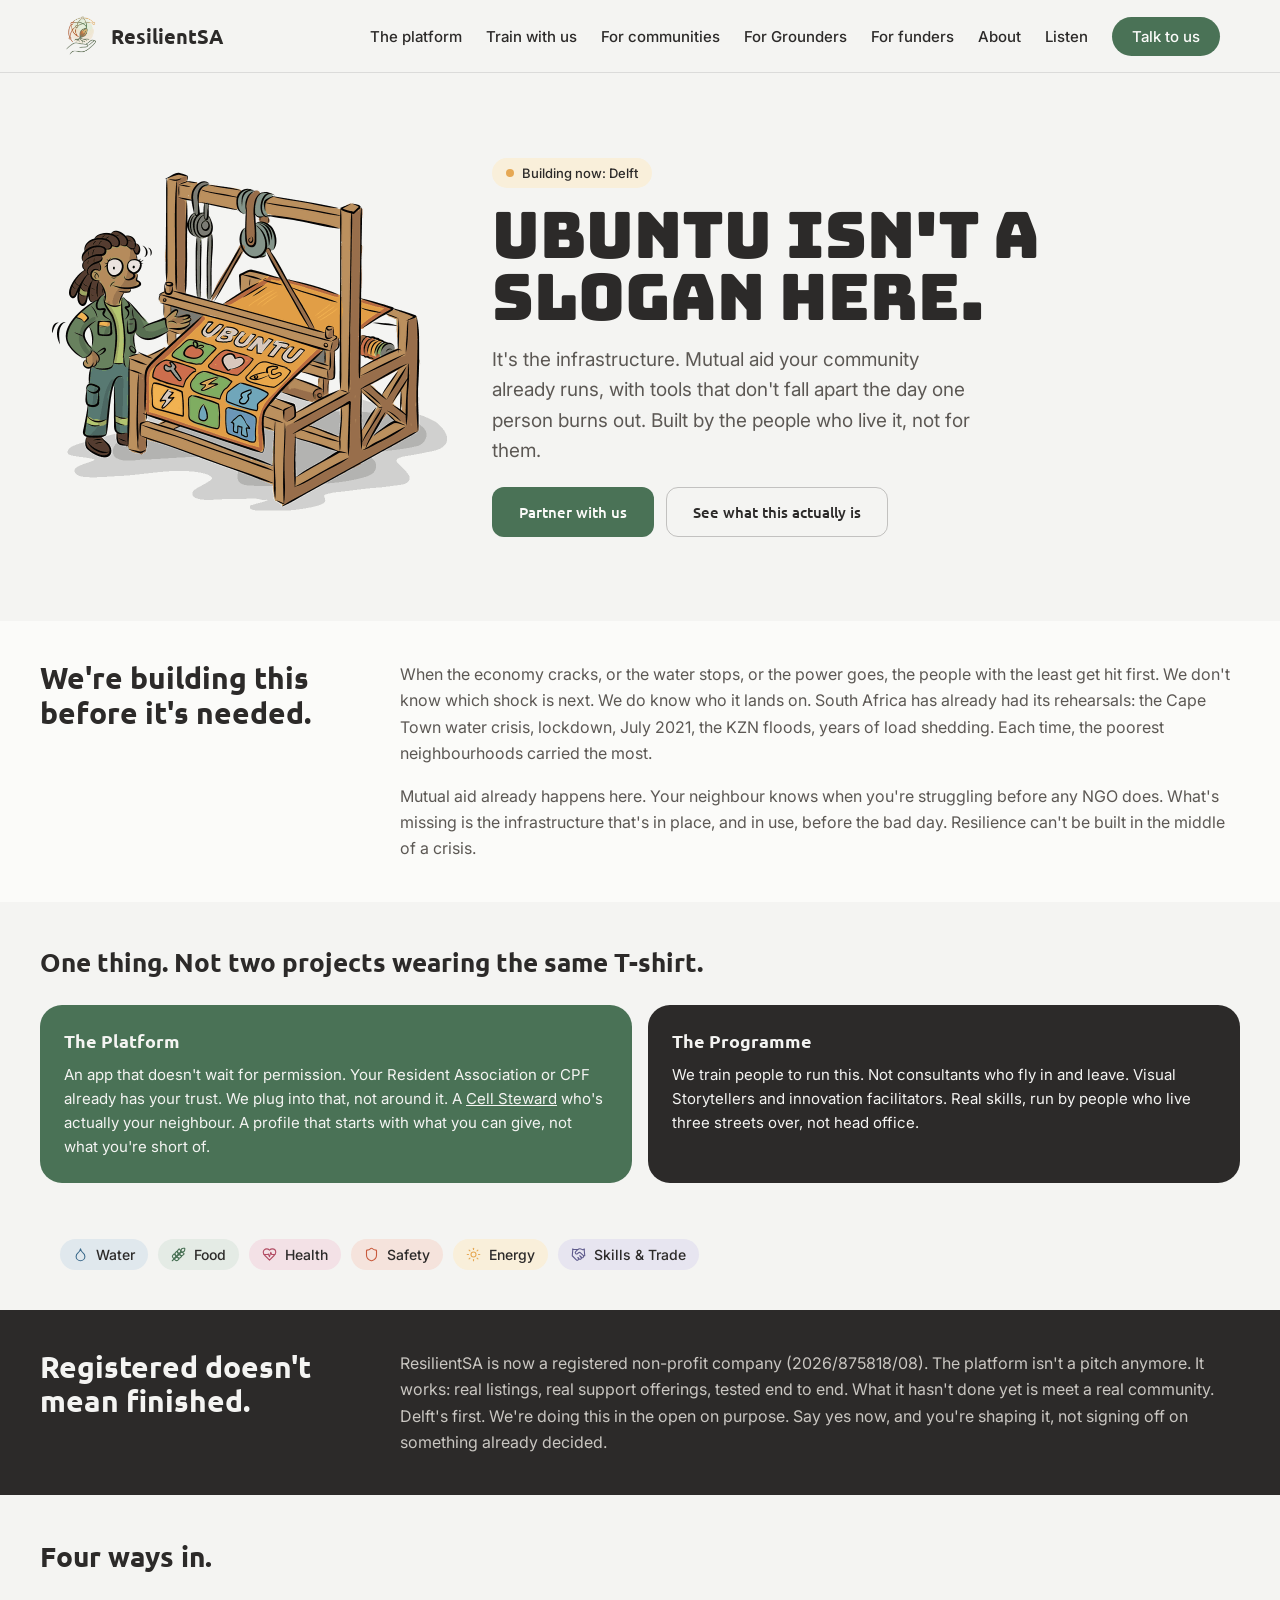
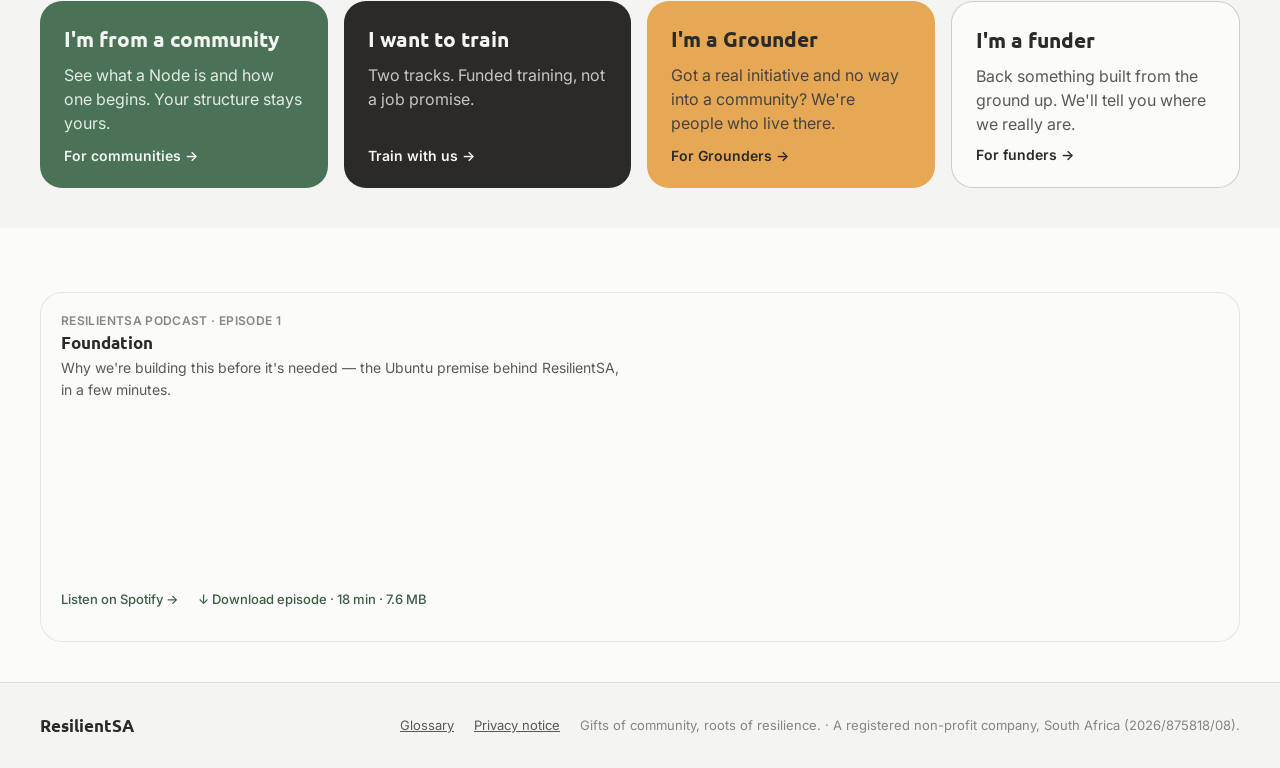
<file: index.html>
<!doctype html>
<html lang="en">
<head>
<meta charset="utf-8">
<meta name="viewport" content="width=device-width, initial-scale=1">
<title>ResilientSA: Home</title>
<meta name="description" content="ResilientSA: an Ubuntu-rooted mutual-aid platform and training programme for South African communities. Still being built, in the open.">
<link rel="icon" type="image/png" sizes="32x32" href="assets/favicon-32.png">
<link rel="icon" type="image/png" sizes="64x64" href="assets/favicon-64.png">
<link rel="stylesheet" href="https://fonts.googleapis.com/css2?family=Ubuntu:wght@500;700&family=Inter:wght@400;500;600&family=Bungee&display=swap">
<link rel="stylesheet" href="assets/styles.css">
</head>
<body>
<nav class="nav">
  <input type="checkbox" id="nav-check">
  <div class="nav-row">
    <a href="index.html" class="nav-logo"><img src="assets/logo-mark.png" alt="">ResilientSA</a>
    <div class="nav-links">
      <a href="platform.html">The platform</a>
      <a href="train.html">Train with us</a>
      <a href="communities.html">For communities</a>
      <a href="grounders.html">For Grounders</a>
      <a href="funders.html">For funders</a>
      <a href="about.html">About</a>
      <a href="listen.html">Listen</a>
      <a href="contact.html" class="nav-cta">Talk to us</a>
    </div>
    <label for="nav-check" class="nav-toggle-label nav-toggle-open">
      <span class="nav-toggle" aria-label="Open menu"></span>
    </label>
  </div>
  <div class="nav-mobile">
      <a href="platform.html">The platform</a>
      <a href="train.html">Train with us</a>
      <a href="communities.html">For communities</a>
      <a href="grounders.html">For Grounders</a>
      <a href="funders.html">For funders</a>
      <a href="about.html">About</a>
    <a href="listen.html">Listen</a>
    <a href="contact.html" class="cta">Talk to us</a>
  </div>
</nav>

<header class="hero">
  <div class="hero-inner">
    <div class="hero-art"><img src="assets/home-hero.png" alt="An illustration of a person weaving the word Ubuntu into a large loom, with icons for water, food, health, safety, energy and skills and trade woven into the fabric." style="width:100%;height:auto;"></div>
    <div>
      <span class="hero-badge" style="background:var(--clay-tint);"><span class="dot" style="background:var(--clay);"></span>Building now: Delft</span>
      <h1>Ubuntu isn't a slogan here.</h1>
      <p class="lede">It's the infrastructure. Mutual aid your community already runs, with tools that don't fall apart the day one person burns out. Built by the people who live it, not for them.</p>
      <div class="hero-ctas"><a href="#paths" class="btn btn-primary">Partner with us</a><a href="#why" class="btn btn-ghost">See what this actually is</a></div>
    </div>
  </div>
</header>
<section class="block raised" id="why">
  <div class="block-inner split">
    <div class="col-title"><h2>We're building this before it's needed.</h2></div>
    <div class="col-body">
      <p>When the economy cracks, or the water stops, or the power goes, the people with the least get hit first. We don't know which shock is next. We do know who it lands on. South Africa has already had its rehearsals: the Cape Town water crisis, lockdown, July 2021, the KZN floods, years of load shedding. Each time, the poorest neighbourhoods carried the most.</p>
      <p>Mutual aid already happens here. Your neighbour knows when you're struggling before any NGO does. What's missing is the infrastructure that's in place, and in use, before the bad day. Resilience can't be built in the middle of a crisis.</p>
    </div>
  </div>
</section>
<section class="block">
  <div class="block-inner">
    <h2 style="font-size:26px;">One thing. Not two projects wearing the same T-shirt.</h2>
    <div class="cards"><div class="card bg-aloe"><div class="card-title">The Platform</div><p>An app that doesn't wait for permission. Your Resident Association or CPF already has your trust. We plug into that, not around it. A <a href="glossary.html#cell-steward" style="color:inherit;text-decoration:underline;">Cell Steward</a> who's actually your neighbour. A profile that starts with what you can give, not what you're short of.</p></div><div class="card bg-ink"><div class="card-title">The Programme</div><p>We train people to run this. Not consultants who fly in and leave. Visual Storytellers and innovation facilitators. Real skills, run by people who live three streets over, not head office.</p></div></div>
    
  </div>
</section>
<div class="block-inner" style="padding:0 var(--space-5) var(--space-10);">
  <div class="pillars">
    <span class="pillar" style="background:var(--rain-tint);"><svg class="pillar-icon" style="color:var(--rain);" viewBox="0 0 24 24" fill="none" stroke="currentColor" stroke-width="1.75" stroke-linecap="round" stroke-linejoin="round" aria-hidden="true"><path d="M12 22a7 7 0 0 0 7-7c0-2-1-3.9-3-5.5s-3.5-4-4-6.5c-.5 2.5-2 4.9-4 6.5C6 11.1 5 13 5 15a7 7 0 0 0 7 7z"/></svg>Water</span>
    <span class="pillar" style="background:var(--aloe-tint);"><svg class="pillar-icon" style="color:var(--aloe);" viewBox="0 0 24 24" fill="none" stroke="currentColor" stroke-width="1.75" stroke-linecap="round" stroke-linejoin="round" aria-hidden="true"><path d="M2 22 16 8"/><path d="M3.47 12.53 5 11l1.53 1.53a3.5 3.5 0 0 1 0 4.94L5 19l-1.53-1.53a3.5 3.5 0 0 1 0-4.94Z"/><path d="M7.47 8.53 9 7l1.53 1.53a3.5 3.5 0 0 1 0 4.94L9 15l-1.53-1.53a3.5 3.5 0 0 1 0-4.94Z"/><path d="M11.47 4.53 13 3l1.53 1.53a3.5 3.5 0 0 1 0 4.94L13 11l-1.53-1.53a3.5 3.5 0 0 1 0-4.94Z"/><path d="M20 2h2v2a4 4 0 0 1-4 4h-2V6a4 4 0 0 1 4-4Z"/><path d="M11.47 17.47 13 19l-1.53 1.53a3.5 3.5 0 0 1-4.94 0L5 19l1.53-1.53a3.5 3.5 0 0 1 4.94 0Z"/><path d="M15.47 13.47 17 15l-1.53 1.53a3.5 3.5 0 0 1-4.94 0L9 15l1.53-1.53a3.5 3.5 0 0 1 4.94 0Z"/><path d="M19.47 9.47 21 11l-1.53 1.53a3.5 3.5 0 0 1-4.94 0L13 11l1.53-1.53a3.5 3.5 0 0 1 4.94 0Z"/></svg>Food</span>
    <span class="pillar" style="background:var(--protea-tint);"><svg class="pillar-icon" style="color:var(--protea);" viewBox="0 0 24 24" fill="none" stroke="currentColor" stroke-width="1.75" stroke-linecap="round" stroke-linejoin="round" aria-hidden="true"><path d="M19 14c1.49-1.46 3-3.21 3-5.5A5.5 5.5 0 0 0 16.5 3c-1.76 0-3 .5-4.5 2-1.5-1.5-2.74-2-4.5-2A5.5 5.5 0 0 0 2 8.5c0 2.3 1.5 4.05 3 5.5l7 7Z"/><path d="M3.22 12H9.5l.5-1 2 4.5 2-7 1.5 3.5h5.27"/></svg>Health</span>
    <span class="pillar" style="background:var(--ochre-tint);"><svg class="pillar-icon" style="color:var(--ochre);" viewBox="0 0 24 24" fill="none" stroke="currentColor" stroke-width="1.75" stroke-linecap="round" stroke-linejoin="round" aria-hidden="true"><path d="M20 13c0 5-3.5 7.5-7.66 8.95a1 1 0 0 1-.67-.01C7.5 20.5 4 18 4 13V6a1 1 0 0 1 1-1c2 0 4.5-1.2 6.24-2.72a1.17 1.17 0 0 1 1.52 0C14.51 3.81 17 5 19 5a1 1 0 0 1 1 1z"/></svg>Safety</span>
    <span class="pillar" style="background:var(--clay-tint);"><svg class="pillar-icon" style="color:var(--clay);" viewBox="0 0 24 24" fill="none" stroke="currentColor" stroke-width="1.75" stroke-linecap="round" stroke-linejoin="round" aria-hidden="true"><circle cx="12" cy="12" r="4"/><path d="M12 2v2"/><path d="M12 20v2"/><path d="m4.93 4.93 1.41 1.41"/><path d="m17.66 17.66 1.41 1.41"/><path d="M2 12h2"/><path d="M20 12h2"/><path d="m6.34 17.66-1.41 1.41"/><path d="m19.07 4.93-1.41 1.41"/></svg>Energy</span>
    <span class="pillar" style="background:var(--indigo-tint);"><svg class="pillar-icon" style="color:var(--indigo);" viewBox="0 0 24 24" fill="none" stroke="currentColor" stroke-width="1.75" stroke-linecap="round" stroke-linejoin="round" aria-hidden="true"><path d="m11 17 2 2a1 1 0 1 0 3-3"/><path d="m14 14 2.5 2.5a1 1 0 1 0 3-3l-3.88-3.88a3 3 0 0 0-4.24 0l-.88.88a1 1 0 1 1-3-3l2.81-2.81a5.79 5.79 0 0 1 7.06-.87l.47.28a2 2 0 0 0 1.42.25L21 4"/><path d="m21 3 1 11h-2"/><path d="M3 3 2 14l6.5 6.5a1 1 0 1 0 3-3"/><path d="M3 4h8"/></svg>Skills &amp; Trade</span>
  </div>
</div>
<section class="block dark" id="status">
  <div class="block-inner split">
    <div class="col-title"><h2>Registered doesn't mean finished.</h2></div>
    <div class="col-body"><p>ResilientSA is now a registered non-profit company (2026/875818/08). The platform isn't a pitch anymore. It works: real listings, real support offerings, tested end to end. What it hasn't done yet is meet a real community. Delft's first. We're doing this in the open on purpose. Say yes now, and you're shaping it, not signing off on something already decided.</p></div>
  </div>
</section>
<section class="block" id="paths">
  <div class="block-inner">
    <h2 style="font-size:28px;">Four ways in.</h2>
    <div class="paths">
      <a href="communities.html" class="path-card" style="background:var(--aloe);color:var(--canvas);">
        <div class="title">I'm from a community</div>
        <p style="color:var(--aloe-tint);">See what a Node is and how one begins. Your structure stays yours.</p>
        <div class="cta">For communities &rarr;</div>
      </a>
      <a href="train.html" class="path-card" style="background:var(--bark-900);color:var(--canvas);">
        <div class="title">I want to train</div>
        <p style="color:var(--bark-200);">Two tracks. Funded training, not a job promise.</p>
        <div class="cta">Train with us &rarr;</div>
      </a>
      <a href="grounders.html" class="path-card" style="background:var(--clay);color:var(--bark-900);">
        <div class="title">I'm a Grounder</div>
        <p style="color:var(--bark-700);">Got a real initiative and no way into a community? We're people who live there.</p>
        <div class="cta">For Grounders &rarr;</div>
      </a>
      <a href="funders.html" class="path-card" style="background:var(--canvas-raised);border:1px solid rgba(44,42,41,0.22);color:var(--bark-900);">
        <div class="title">I'm a funder</div>
        <p style="color:var(--bark-600);">Back something built from the ground up. We'll tell you where we really are.</p>
        <div class="cta">For funders &rarr;</div>
      </a>
    </div>
  </div>
</section>

<section class="block raised">
  <div class="block-inner">
    <div class="podcast-embed">
      <div class="podcast-embed-head">
        <span class="podcast-embed-eyebrow">ResilientSA Podcast · Episode 1</span>
        <div class="podcast-embed-title">Foundation</div>
        <p class="podcast-embed-desc">Why we're building this before it's needed — the Ubuntu premise behind ResilientSA, in a few minutes.</p>
      </div>
      <iframe src="https://open.spotify.com/embed/episode/5dVP8oJdYFa55w2SMGtXLU?utm_source=generator" height="152" allow="autoplay; clipboard-write; encrypted-media; fullscreen; picture-in-picture" loading="lazy"></iframe>
      <div class="podcast-embed-actions"><a class="podcast-embed-fallback" href="listen.html">Listen on Spotify &rarr;</a><a class="podcast-embed-download" href="assets/audio/resilientsa-s1-e1.mp3" download>&darr; Download episode &middot; 18 min &middot; 7.6 MB</a></div>
    </div>
  </div>
</section>

<footer class="site">
  <div class="footer-inner">
    <div class="footer-brand">ResilientSA</div>
    <div class="footer-links">
      <a href="glossary.html">Glossary</a>
      <a href="privacy.html">Privacy notice</a>
      <span>Gifts of community, roots of resilience. &middot; A registered non-profit company, South Africa (2026/875818/08).</span>
    </div>
  </div>
</footer>

</body>
</html>
</file>
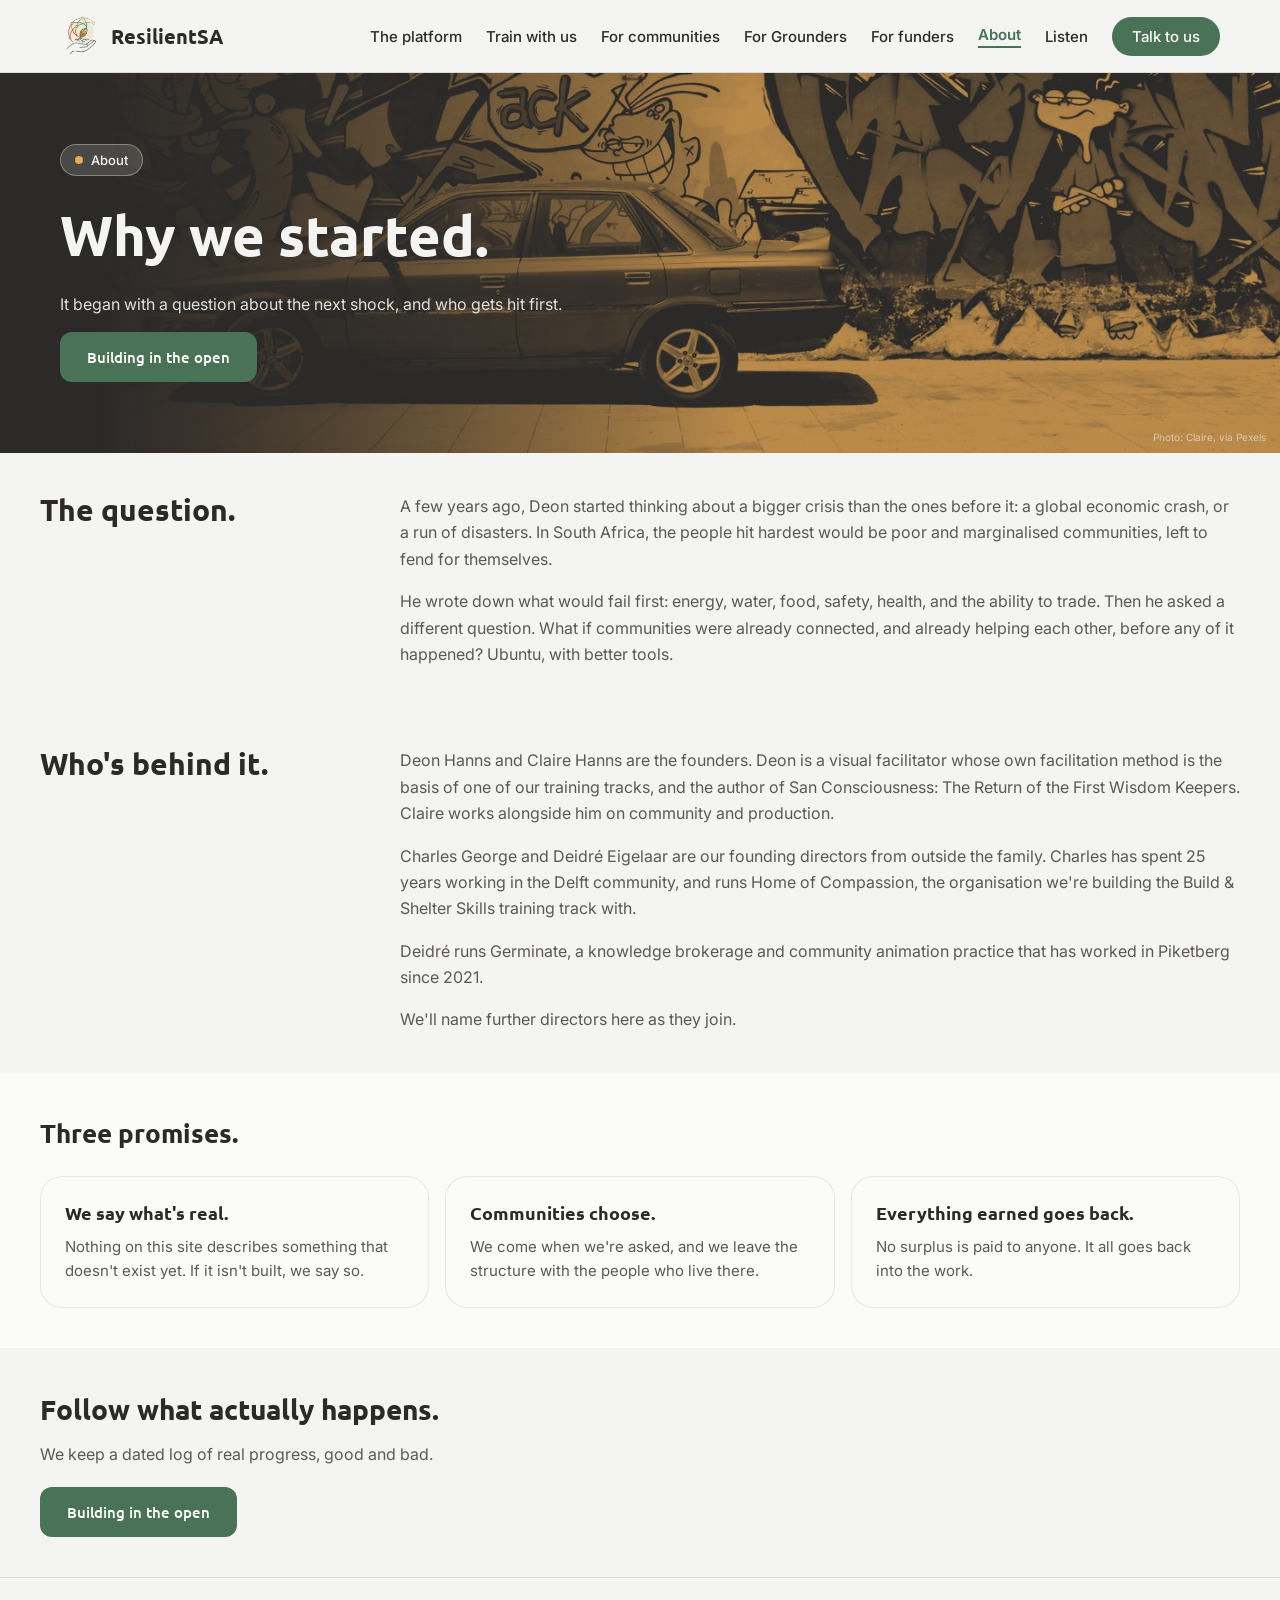
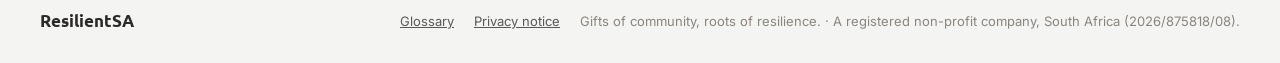
<file: about.html>
<!doctype html>
<html lang="en">
<head>
<meta charset="utf-8">
<meta name="viewport" content="width=device-width, initial-scale=1">
<title>ResilientSA: About</title>
<meta name="description" content="ResilientSA: an Ubuntu-rooted mutual-aid platform and training programme for South African communities. Still being built, in the open.">
<link rel="icon" type="image/png" sizes="32x32" href="assets/favicon-32.png">
<link rel="icon" type="image/png" sizes="64x64" href="assets/favicon-64.png">
<link rel="stylesheet" href="https://fonts.googleapis.com/css2?family=Ubuntu:wght@500;700&family=Inter:wght@400;500;600&family=Bungee&display=swap">
<link rel="stylesheet" href="assets/styles.css">
</head>
<body>
<nav class="nav">
  <input type="checkbox" id="nav-check">
  <div class="nav-row">
    <a href="index.html" class="nav-logo"><img src="assets/logo-mark.png" alt="">ResilientSA</a>
    <div class="nav-links">
      <a href="platform.html">The platform</a>
      <a href="train.html">Train with us</a>
      <a href="communities.html">For communities</a>
      <a href="grounders.html">For Grounders</a>
      <a href="funders.html">For funders</a>
      <a href="about.html" class="active">About</a>
      <a href="listen.html">Listen</a>
      <a href="contact.html" class="nav-cta">Talk to us</a>
    </div>
    <label for="nav-check" class="nav-toggle-label nav-toggle-open">
      <span class="nav-toggle" aria-label="Open menu"></span>
    </label>
  </div>
  <div class="nav-mobile">
      <a href="platform.html">The platform</a>
      <a href="train.html">Train with us</a>
      <a href="communities.html">For communities</a>
      <a href="grounders.html">For Grounders</a>
      <a href="funders.html">For funders</a>
      <a href="about.html" class="active">About</a>
    <a href="listen.html">Listen</a>
    <a href="contact.html" class="cta">Talk to us</a>
  </div>
</nav>

<header class="photo-hero">
  <img src="assets/about-hero.jpg" alt="A car parked in front of a graffiti-covered wall on a Cape Town street.">
  <div class="photo-hero-content">
    <span class="hero-badge" style="background:rgba(244,244,242,0.15);border:1px solid rgba(244,244,242,0.35);color:var(--canvas);"><span class="dot" style="background:var(--clay);"></span>About</span>
    <h1>Why we started.</h1>
    <p class="lede">It began with a question about the next shock, and who gets hit first.</p>
    <div class="hero-ctas">
      <a href="progress.html" class="btn btn-primary">Building in the open</a>
      <a href="contact.html" class="btn btn-ghost">Talk to us</a>
    </div>
  </div>
  <div class="photo-credit">Photo: Claire, via Pexels</div>
</header>
<section class="block">
  <div class="block-inner split">
    <div class="col-title"><h2>The question.</h2></div>
    <div class="col-body"><p>A few years ago, Deon started thinking about a bigger crisis than the ones before it: a global economic crash, or a run of disasters. In South Africa, the people hit hardest would be poor and marginalised communities, left to fend for themselves.</p><p>He wrote down what would fail first: energy, water, food, safety, health, and the ability to trade. Then he asked a different question. What if communities were already connected, and already helping each other, before any of it happened? Ubuntu, with better tools.</p></div>
  </div>
</section>
<section class="block">
  <div class="block-inner split">
    <div class="col-title"><h2>Who's behind it.</h2></div>
    <div class="col-body"><p>Deon Hanns and Claire Hanns are the founders. Deon is a visual facilitator whose own facilitation method is the basis of one of our training tracks, and the author of San Consciousness: The Return of the First Wisdom Keepers. Claire works alongside him on community and production.</p><p>Charles George and Deidré Eigelaar are our founding directors from outside the family. Charles has spent 25 years working in the Delft community, and runs Home of Compassion, the organisation we're building the Build &amp; Shelter Skills training track with.</p><p>Deidré runs Germinate, a knowledge brokerage and community animation practice that has worked in Piketberg since 2021.</p><p>We'll name further directors here as they join.</p></div>
  </div>
</section>
<section class="block raised">
  <div class="block-inner">
    <h2 style="font-size:26px;">Three promises.</h2>
    <div class="cards"><div class="card bg-raised"><div class="card-title">We say what's real.</div><p>Nothing on this site describes something that doesn't exist yet. If it isn't built, we say so.</p></div><div class="card bg-raised"><div class="card-title">Communities choose.</div><p>We come when we're asked, and we leave the structure with the people who live there.</p></div><div class="card bg-raised"><div class="card-title">Everything earned goes back.</div><p>No surplus is paid to anyone. It all goes back into the work.</p></div></div>
    
  </div>
</section>
<section class="block">
  <div class="block-inner">
    <h2 style="font-size:28px;max-width:640px;">Follow what actually happens.</h2>
    <p style="max-width:520px;margin:var(--space-3) 0 var(--space-5);font:400 16px/1.6 var(--font-body);color:var(--bark-600);">We keep a dated log of real progress, good and bad.</p>
    <div class="hero-ctas"><a href="progress.html" class="btn btn-primary">Building in the open</a></div>
  </div>
</section>

<footer class="site">
  <div class="footer-inner">
    <div class="footer-brand">ResilientSA</div>
    <div class="footer-links">
      <a href="glossary.html">Glossary</a>
      <a href="privacy.html">Privacy notice</a>
      <span>Gifts of community, roots of resilience. &middot; A registered non-profit company, South Africa (2026/875818/08).</span>
    </div>
  </div>
</footer>

</body>
</html>
</file>
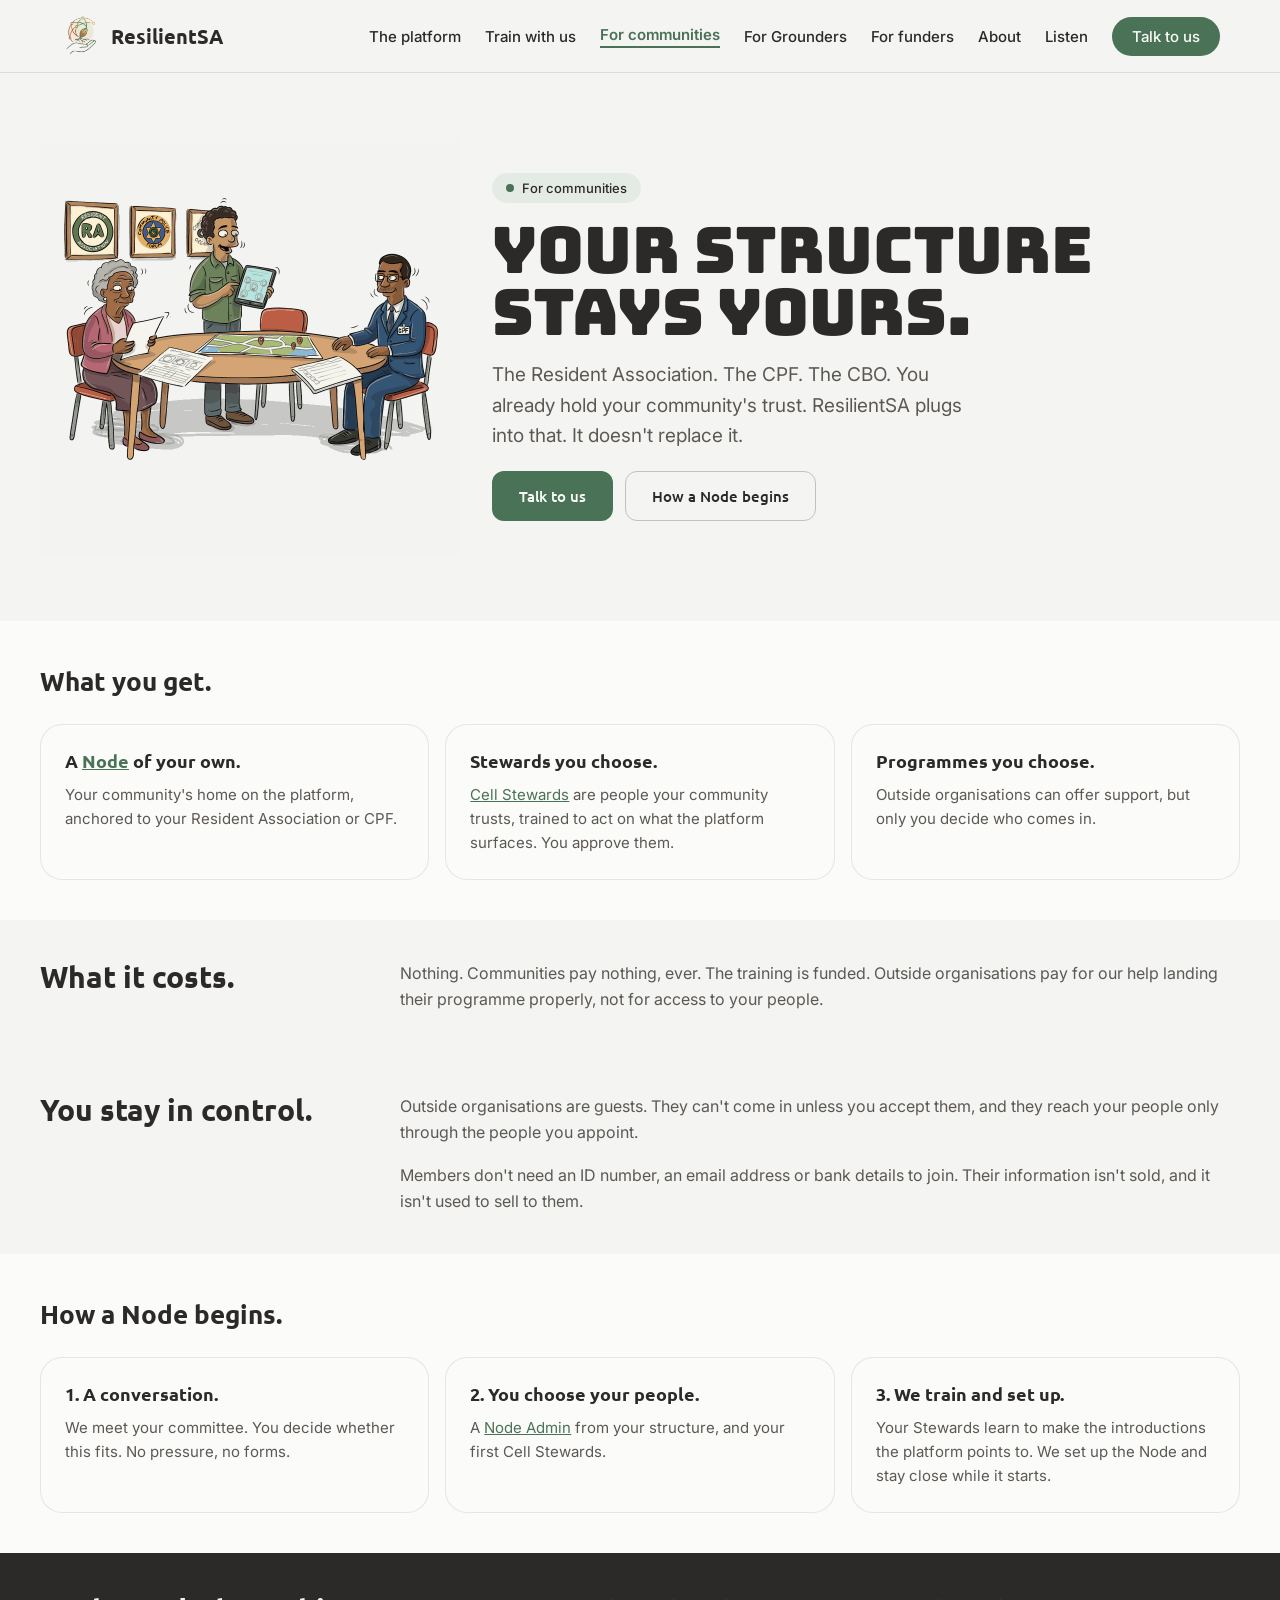
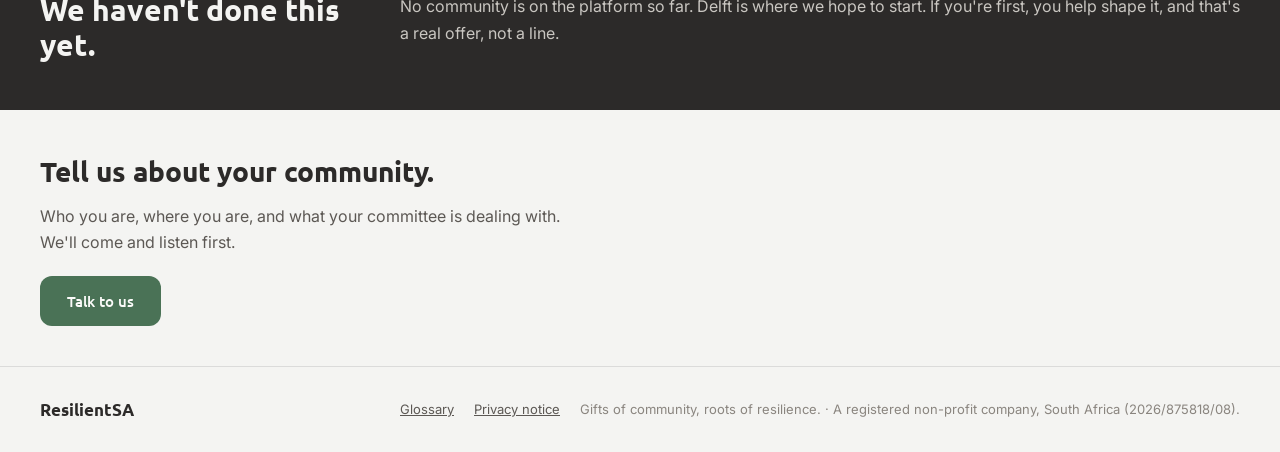
<file: communities.html>
<!doctype html>
<html lang="en">
<head>
<meta charset="utf-8">
<meta name="viewport" content="width=device-width, initial-scale=1">
<title>ResilientSA: For communities</title>
<meta name="description" content="ResilientSA: an Ubuntu-rooted mutual-aid platform and training programme for South African communities. Still being built, in the open.">
<link rel="icon" type="image/png" sizes="32x32" href="assets/favicon-32.png">
<link rel="icon" type="image/png" sizes="64x64" href="assets/favicon-64.png">
<link rel="stylesheet" href="https://fonts.googleapis.com/css2?family=Ubuntu:wght@500;700&family=Inter:wght@400;500;600&family=Bungee&display=swap">
<link rel="stylesheet" href="assets/styles.css">
</head>
<body>
<nav class="nav">
  <input type="checkbox" id="nav-check">
  <div class="nav-row">
    <a href="index.html" class="nav-logo"><img src="assets/logo-mark.png" alt="">ResilientSA</a>
    <div class="nav-links">
      <a href="platform.html">The platform</a>
      <a href="train.html">Train with us</a>
      <a href="communities.html" class="active">For communities</a>
      <a href="grounders.html">For Grounders</a>
      <a href="funders.html">For funders</a>
      <a href="about.html">About</a>
      <a href="listen.html">Listen</a>
      <a href="contact.html" class="nav-cta">Talk to us</a>
    </div>
    <label for="nav-check" class="nav-toggle-label nav-toggle-open">
      <span class="nav-toggle" aria-label="Open menu"></span>
    </label>
  </div>
  <div class="nav-mobile">
      <a href="platform.html">The platform</a>
      <a href="train.html">Train with us</a>
      <a href="communities.html" class="active">For communities</a>
      <a href="grounders.html">For Grounders</a>
      <a href="funders.html">For funders</a>
      <a href="about.html">About</a>
    <a href="listen.html">Listen</a>
    <a href="contact.html" class="cta">Talk to us</a>
  </div>
</nav>

<header class="hero">
  <div class="hero-inner">
    <div class="hero-art"><img src="assets/communities-hero.png" alt="An illustration of a facilitator showing a network diagram on a tablet to a Resident Association member and a Community Police Forum representative around a table with a map." style="width:100%;height:auto;"></div>
    <div>
      <span class="hero-badge" style="background:var(--aloe-tint);"><span class="dot" style="background:var(--aloe);"></span>For communities</span>
      <h1>Your structure stays yours.</h1>
      <p class="lede">The Resident Association. The CPF. The CBO. You already hold your community's trust. ResilientSA plugs into that. It doesn't replace it.</p>
      <div class="hero-ctas"><a href="contact.html" class="btn btn-primary">Talk to us</a><a href="#begin" class="btn btn-ghost">How a Node begins</a></div>
    </div>
  </div>
</header>
<section class="block raised">
  <div class="block-inner">
    <h2 style="font-size:26px;">What you get.</h2>
    <div class="cards"><div class="card bg-raised"><div class="card-title">A <a href="glossary.html#node">Node</a> of your own.</div><p>Your community's home on the platform, anchored to your Resident Association or CPF.</p></div><div class="card bg-raised"><div class="card-title">Stewards you choose.</div><p><a href="glossary.html#cell-steward">Cell Stewards</a> are people your community trusts, trained to act on what the platform surfaces. You approve them.</p></div><div class="card bg-raised"><div class="card-title">Programmes you choose.</div><p>Outside organisations can offer support, but only you decide who comes in.</p></div></div>
    
  </div>
</section>
<section class="block">
  <div class="block-inner split">
    <div class="col-title"><h2>What it costs.</h2></div>
    <div class="col-body"><p>Nothing. Communities pay nothing, ever. The training is funded. Outside organisations pay for our help landing their programme properly, not for access to your people.</p></div>
  </div>
</section>
<section class="block">
  <div class="block-inner split">
    <div class="col-title"><h2>You stay in control.</h2></div>
    <div class="col-body"><p>Outside organisations are guests. They can't come in unless you accept them, and they reach your people only through the people you appoint.</p><p>Members don't need an ID number, an email address or bank details to join. Their information isn't sold, and it isn't used to sell to them.</p></div>
  </div>
</section>
<section class="block raised" id="begin">
  <div class="block-inner">
    <h2 style="font-size:26px;">How a Node begins.</h2>
    <div class="cards"><div class="card bg-raised"><div class="card-title">1. A conversation.</div><p>We meet your committee. You decide whether this fits. No pressure, no forms.</p></div><div class="card bg-raised"><div class="card-title">2. You choose your people.</div><p>A <a href="glossary.html#node-admin">Node Admin</a> from your structure, and your first Cell Stewards.</p></div><div class="card bg-raised"><div class="card-title">3. We train and set up.</div><p>Your Stewards learn to make the introductions the platform points to. We set up the Node and stay close while it starts.</p></div></div>
    
  </div>
</section>
<section class="block dark">
  <div class="block-inner split">
    <div class="col-title"><h2>We haven't done this yet.</h2></div>
    <div class="col-body"><p>No community is on the platform so far. Delft is where we hope to start. If you're first, you help shape it, and that's a real offer, not a line.</p></div>
  </div>
</section>
<section class="block">
  <div class="block-inner">
    <h2 style="font-size:28px;max-width:640px;">Tell us about your community.</h2>
    <p style="max-width:520px;margin:var(--space-3) 0 var(--space-5);font:400 16px/1.6 var(--font-body);color:var(--bark-600);">Who you are, where you are, and what your committee is dealing with. We'll come and listen first.</p>
    <div class="hero-ctas"><a href="contact.html" class="btn btn-primary">Talk to us</a></div>
  </div>
</section>

<footer class="site">
  <div class="footer-inner">
    <div class="footer-brand">ResilientSA</div>
    <div class="footer-links">
      <a href="glossary.html">Glossary</a>
      <a href="privacy.html">Privacy notice</a>
      <span>Gifts of community, roots of resilience. &middot; A registered non-profit company, South Africa (2026/875818/08).</span>
    </div>
  </div>
</footer>

</body>
</html>
</file>
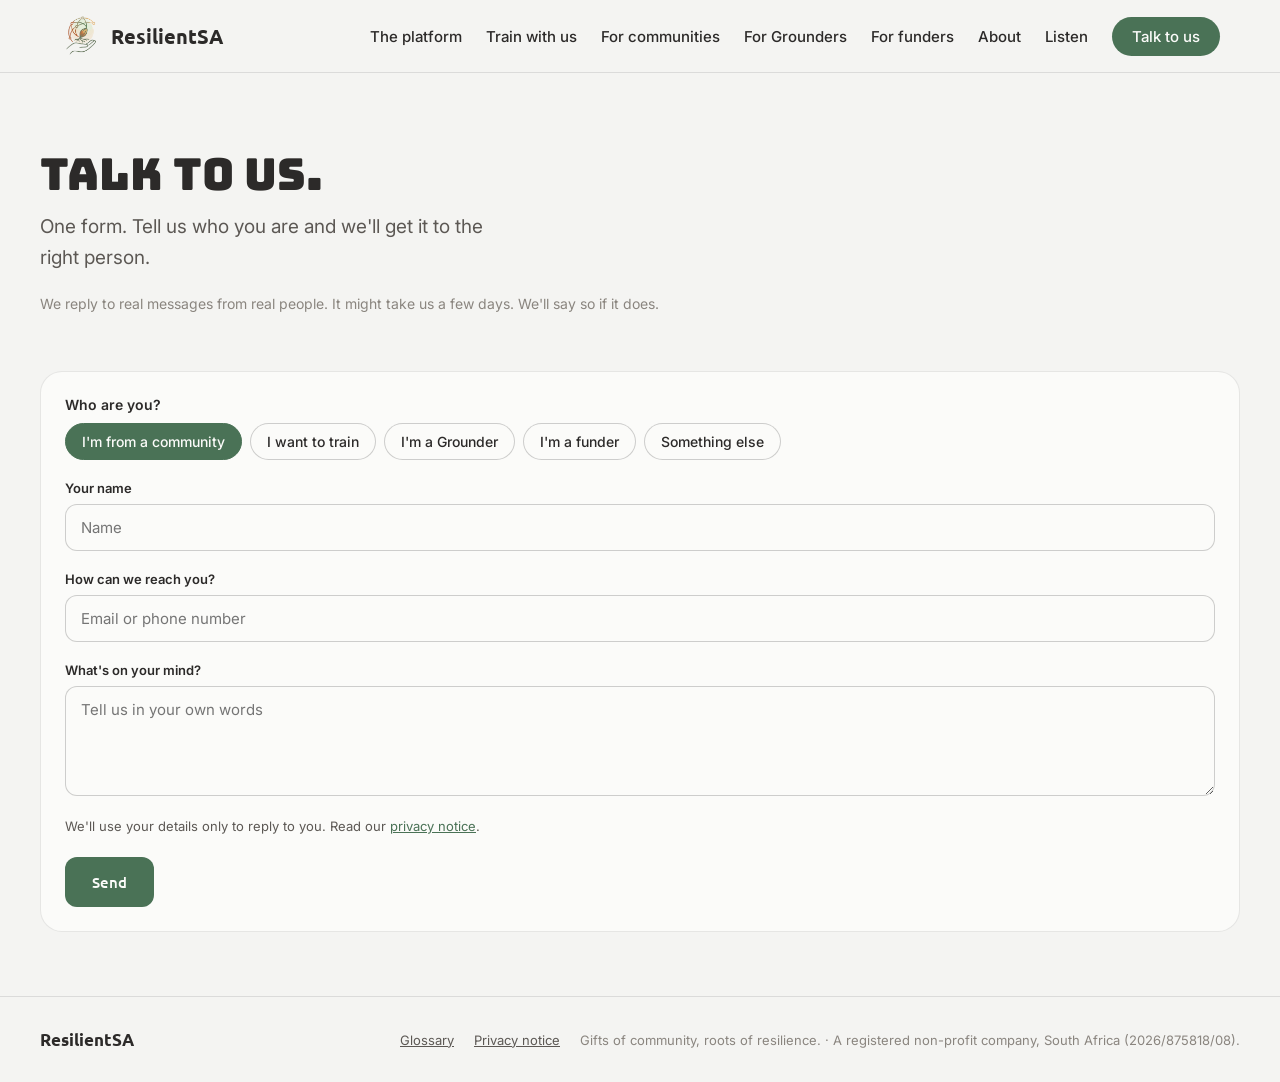
<file: contact.html>
<!doctype html>
<html lang="en">
<head>
<meta charset="utf-8">
<meta name="viewport" content="width=device-width, initial-scale=1">
<title>ResilientSA: Talk to us</title>
<meta name="description" content="ResilientSA: an Ubuntu-rooted mutual-aid platform and training programme for South African communities. Still being built, in the open.">
<link rel="icon" type="image/png" sizes="32x32" href="assets/favicon-32.png">
<link rel="icon" type="image/png" sizes="64x64" href="assets/favicon-64.png">
<link rel="stylesheet" href="https://fonts.googleapis.com/css2?family=Ubuntu:wght@500;700&family=Inter:wght@400;500;600&family=Bungee&display=swap">
<link rel="stylesheet" href="assets/styles.css">
</head>
<body>
<nav class="nav">
  <input type="checkbox" id="nav-check">
  <div class="nav-row">
    <a href="index.html" class="nav-logo"><img src="assets/logo-mark.png" alt="">ResilientSA</a>
    <div class="nav-links">
      <a href="platform.html">The platform</a>
      <a href="train.html">Train with us</a>
      <a href="communities.html">For communities</a>
      <a href="grounders.html">For Grounders</a>
      <a href="funders.html">For funders</a>
      <a href="about.html">About</a>
      <a href="listen.html">Listen</a>
      <a href="contact.html" class="nav-cta">Talk to us</a>
    </div>
    <label for="nav-check" class="nav-toggle-label nav-toggle-open">
      <span class="nav-toggle" aria-label="Open menu"></span>
    </label>
  </div>
  <div class="nav-mobile">
      <a href="platform.html">The platform</a>
      <a href="train.html">Train with us</a>
      <a href="communities.html">For communities</a>
      <a href="grounders.html">For Grounders</a>
      <a href="funders.html">For funders</a>
      <a href="about.html">About</a>
    <a href="listen.html">Listen</a>
    <a href="contact.html" class="cta">Talk to us</a>
  </div>
</nav>

<section class="hero">
  <div class="hero-inner" style="flex-direction:column;align-items:flex-start;">
    <div style="width:100%;">
      <h1 style="font-size:44px;">Talk to us.</h1>
      <p class="lede">One form. Tell us who you are and we'll get it to the right person.</p>
      <p style="font:400 14px/1.6 var(--font-body);color:var(--bark-400);margin-bottom:var(--space-6);">We reply to real messages from real people. It might take us a few days. We'll say so if it does.</p>
    </div>
    <form class="form-card" style="width:100%;" action="mailto:hello@resilientsa.org" method="post" enctype="text/plain">
      <div>
        <div style="font:600 14px var(--font-body);margin-bottom:10px;">Who are you?</div>
        <div class="chips">
          <label class="chip"><input type="radio" name="who" value="community" checked>I'm from a community</label>
          <label class="chip"><input type="radio" name="who" value="train">I want to train</label>
          <label class="chip"><input type="radio" name="who" value="grounder">I'm a Grounder</label>
          <label class="chip"><input type="radio" name="who" value="funder">I'm a funder</label>
          <label class="chip"><input type="radio" name="who" value="other">Something else</label>
        </div>
      </div>
      <label class="field">Your name<input type="text" name="name" placeholder="Name" required></label>
      <label class="field">How can we reach you?<input type="text" name="contact" placeholder="Email or phone number" required></label>
      <label class="field">What's on your mind?<textarea name="message" placeholder="Tell us in your own words" required></textarea></label>
      <p class="form-note">We'll use your details only to reply to you. Read our <a href="privacy.html">privacy notice</a>.</p>
      <div><button type="submit" class="btn btn-primary">Send</button></div>
    </form>
  </div>
</section>

<footer class="site">
  <div class="footer-inner">
    <div class="footer-brand">ResilientSA</div>
    <div class="footer-links">
      <a href="glossary.html">Glossary</a>
      <a href="privacy.html">Privacy notice</a>
      <span>Gifts of community, roots of resilience. &middot; A registered non-profit company, South Africa (2026/875818/08).</span>
    </div>
  </div>
</footer>

</body>
</html>
</file>
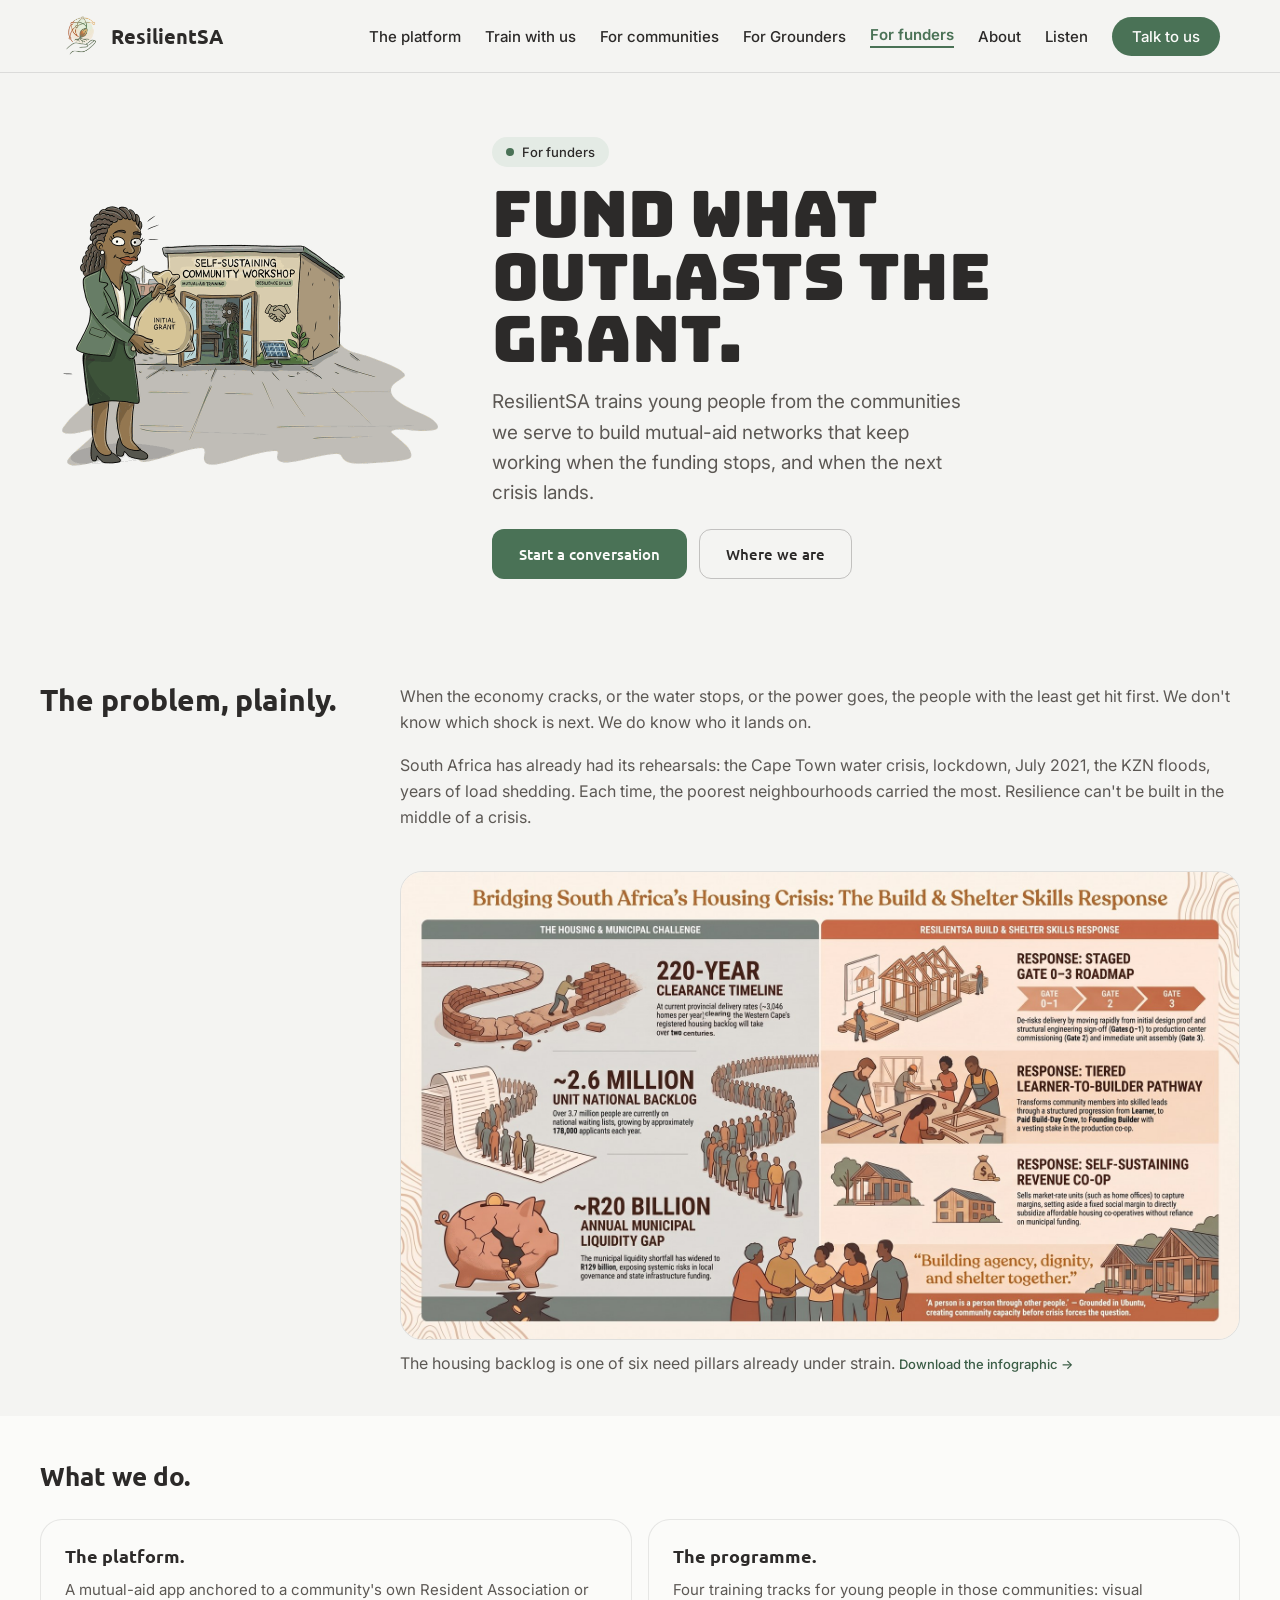
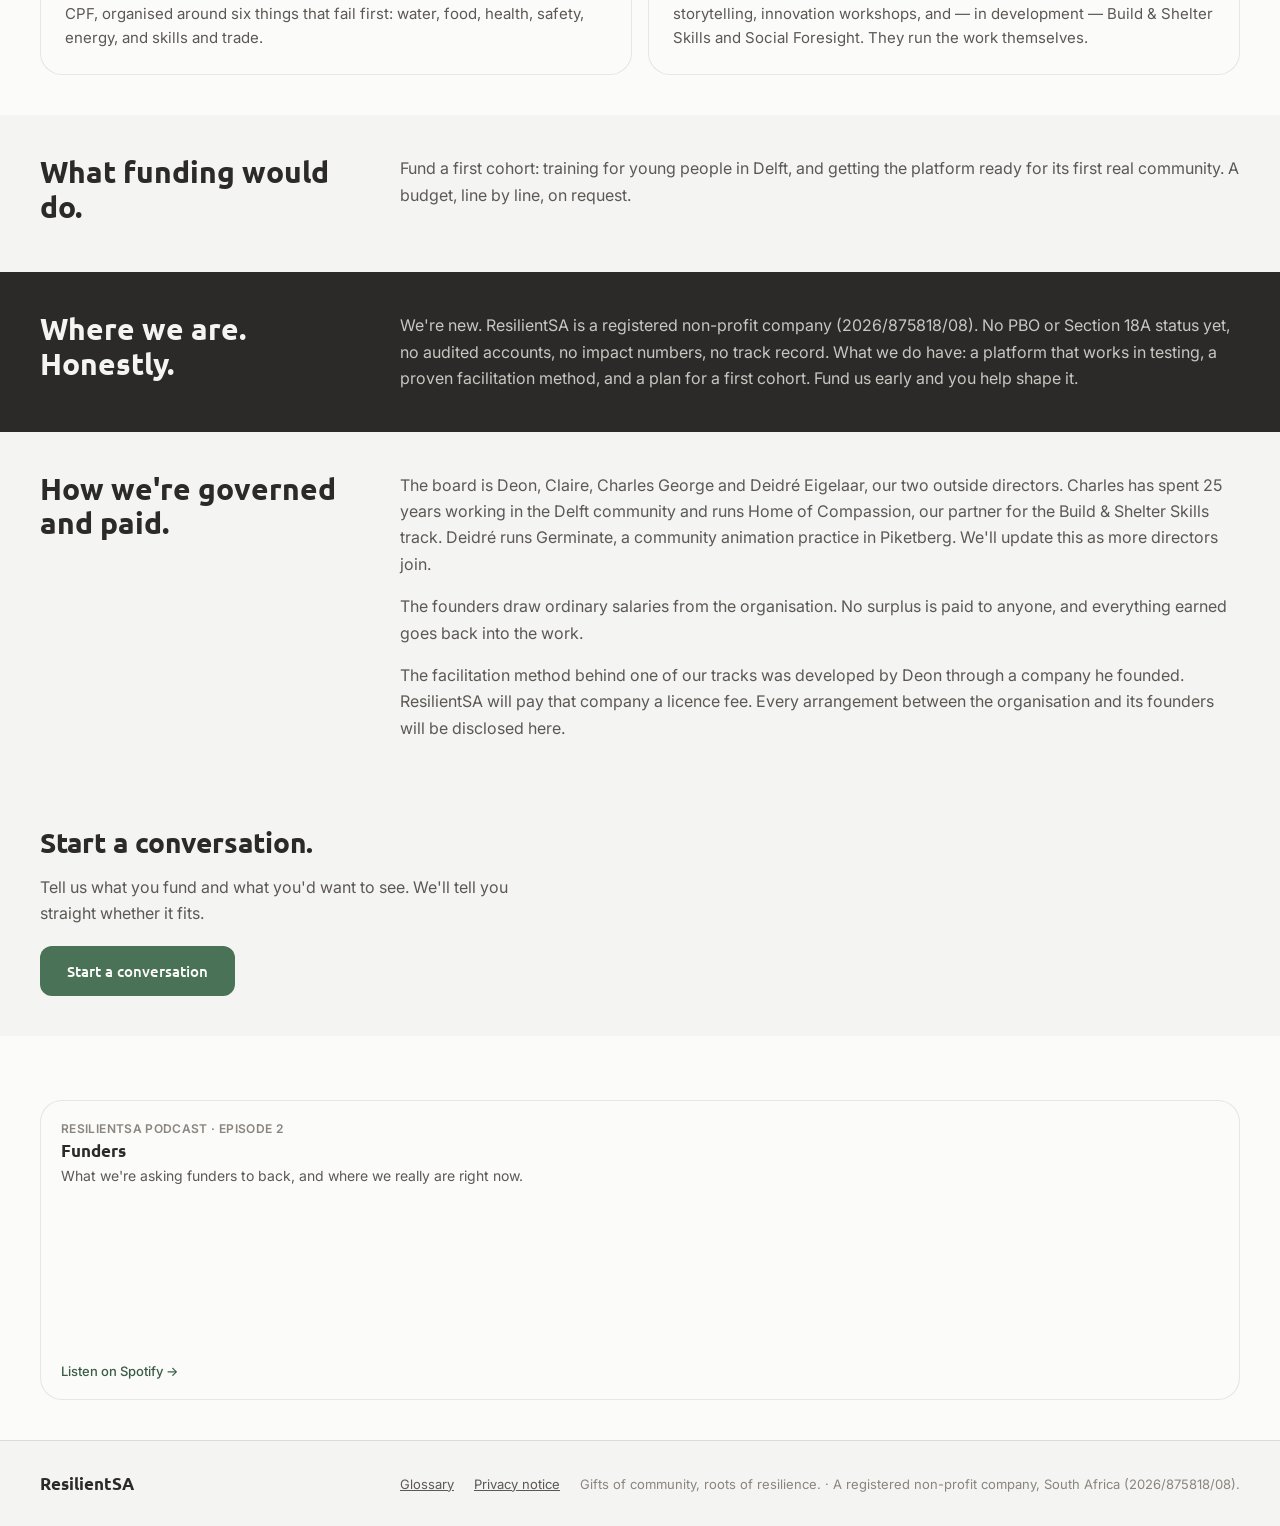
<file: funders.html>
<!doctype html>
<html lang="en">
<head>
<meta charset="utf-8">
<meta name="viewport" content="width=device-width, initial-scale=1">
<title>ResilientSA: For funders</title>
<meta name="description" content="ResilientSA: an Ubuntu-rooted mutual-aid platform and training programme for South African communities. Still being built, in the open.">
<link rel="icon" type="image/png" sizes="32x32" href="assets/favicon-32.png">
<link rel="icon" type="image/png" sizes="64x64" href="assets/favicon-64.png">
<link rel="stylesheet" href="https://fonts.googleapis.com/css2?family=Ubuntu:wght@500;700&family=Inter:wght@400;500;600&family=Bungee&display=swap">
<link rel="stylesheet" href="assets/styles.css">
</head>
<body>
<nav class="nav">
  <input type="checkbox" id="nav-check">
  <div class="nav-row">
    <a href="index.html" class="nav-logo"><img src="assets/logo-mark.png" alt="">ResilientSA</a>
    <div class="nav-links">
      <a href="platform.html">The platform</a>
      <a href="train.html">Train with us</a>
      <a href="communities.html">For communities</a>
      <a href="grounders.html">For Grounders</a>
      <a href="funders.html" class="active">For funders</a>
      <a href="about.html">About</a>
      <a href="listen.html">Listen</a>
      <a href="contact.html" class="nav-cta">Talk to us</a>
    </div>
    <label for="nav-check" class="nav-toggle-label nav-toggle-open">
      <span class="nav-toggle" aria-label="Open menu"></span>
    </label>
  </div>
  <div class="nav-mobile">
      <a href="platform.html">The platform</a>
      <a href="train.html">Train with us</a>
      <a href="communities.html">For communities</a>
      <a href="grounders.html">For Grounders</a>
      <a href="funders.html" class="active">For funders</a>
      <a href="about.html">About</a>
    <a href="listen.html">Listen</a>
    <a href="contact.html" class="cta">Talk to us</a>
  </div>
</nav>

<header class="hero">
  <div class="hero-inner">
    <div class="hero-art"><img src="assets/funders-hero.png" alt="An illustration of a funder holding a bag marked Initial Grant outside a self-sustaining community workshop offering mutual-aid training and resilience skills." style="width:100%;height:auto;"></div>
    <div>
      <span class="hero-badge" style="background:var(--aloe-tint);"><span class="dot" style="background:var(--aloe);"></span>For funders</span>
      <h1>Fund what outlasts the grant.</h1>
      <p class="lede">ResilientSA trains young people from the communities we serve to build mutual-aid networks that keep working when the funding stops, and when the next crisis lands.</p>
      <div class="hero-ctas"><a href="contact.html" class="btn btn-primary">Start a conversation</a><a href="#where" class="btn btn-ghost">Where we are</a></div>
    </div>
  </div>
</header>
<section class="block">
  <div class="block-inner split">
    <div class="col-title"><h2>The problem, plainly.</h2></div>
    <div class="col-body"><p>When the economy cracks, or the water stops, or the power goes, the people with the least get hit first. We don't know which shock is next. We do know who it lands on.</p><p>South Africa has already had its rehearsals: the Cape Town water crisis, lockdown, July 2021, the KZN floods, years of load shedding. Each time, the poorest neighbourhoods carried the most. Resilience can't be built in the middle of a crisis.</p>
    <div class="infographic-block">
      <img src="assets/track3-housing-crisis-infographic.jpg" alt="Infographic: South Africa's housing and municipal crisis in numbers, and ResilientSA's Build &amp; Shelter Skills response — a staged Gate 0–3 roadmap, a tiered learner-to-builder pathway, and a self-sustaining revenue co-op.">
      <p class="infographic-caption">The housing backlog is one of six need pillars already under strain. <a href="assets/track3-housing-crisis-infographic-full.png" download class="podcast-embed-fallback">Download the infographic &rarr;</a></p>
    </div>
    </div>
  </div>
</section>
<section class="block raised">
  <div class="block-inner">
    <h2 style="font-size:26px;">What we do.</h2>
    <div class="cards"><div class="card bg-raised"><div class="card-title">The platform.</div><p>A mutual-aid app anchored to a community's own Resident Association or CPF, organised around six things that fail first: water, food, health, safety, energy, and skills and trade.</p></div><div class="card bg-raised"><div class="card-title">The programme.</div><p>Four training tracks for young people in those communities: visual storytelling, innovation workshops, and — in development — Build &amp; Shelter Skills and Social Foresight. They run the work themselves.</p></div></div>
    
  </div>
</section>
<section class="block">
  <div class="block-inner split">
    <div class="col-title"><h2>What funding would do.</h2></div>
    <div class="col-body"><p>Fund a first cohort: training for young people in Delft, and getting the platform ready for its first real community. A budget, line by line, on request.</p></div>
  </div>
</section>
<section class="block dark" id="where">
  <div class="block-inner split">
    <div class="col-title"><h2>Where we are. Honestly.</h2></div>
    <div class="col-body"><p>We're new. ResilientSA is a registered non-profit company (2026/875818/08). No PBO or Section 18A status yet, no audited accounts, no impact numbers, no track record. What we do have: a platform that works in testing, a proven facilitation method, and a plan for a first cohort. Fund us early and you help shape it.</p></div>
  </div>
</section>
<section class="block">
  <div class="block-inner split">
    <div class="col-title"><h2>How we're governed and paid.</h2></div>
    <div class="col-body"><p>The board is Deon, Claire, Charles George and Deidré Eigelaar, our two outside directors. Charles has spent 25 years working in the Delft community and runs Home of Compassion, our partner for the Build &amp; Shelter Skills track. Deidré runs Germinate, a community animation practice in Piketberg. We'll update this as more directors join.</p><p>The founders draw ordinary salaries from the organisation. No surplus is paid to anyone, and everything earned goes back into the work.</p><p>The facilitation method behind one of our tracks was developed by Deon through a company he founded. ResilientSA will pay that company a licence fee. Every arrangement between the organisation and its founders will be disclosed here.</p></div>
  </div>
</section>
<section class="block">
  <div class="block-inner">
    <h2 style="font-size:28px;max-width:640px;">Start a conversation.</h2>
    <p style="max-width:520px;margin:var(--space-3) 0 var(--space-5);font:400 16px/1.6 var(--font-body);color:var(--bark-600);">Tell us what you fund and what you'd want to see. We'll tell you straight whether it fits.</p>
    <div class="hero-ctas"><a href="contact.html" class="btn btn-primary">Start a conversation</a></div>
  </div>
</section>

<section class="block raised">
  <div class="block-inner">
    <div class="podcast-embed">
      <div class="podcast-embed-head">
        <span class="podcast-embed-eyebrow">ResilientSA Podcast · Episode 2</span>
        <div class="podcast-embed-title">Funders</div>
        <p class="podcast-embed-desc">What we're asking funders to back, and where we really are right now.</p>
      </div>
      <iframe src="https://open.spotify.com/embed/episode/3JTWuMlesnFh2IItYbRZUY?utm_source=generator" height="152" allow="autoplay; clipboard-write; encrypted-media; fullscreen; picture-in-picture" loading="lazy"></iframe>
      <a class="podcast-embed-fallback" href="listen.html">Listen on Spotify &rarr;</a>
    </div>
  </div>
</section>

<footer class="site">
  <div class="footer-inner">
    <div class="footer-brand">ResilientSA</div>
    <div class="footer-links">
      <a href="glossary.html">Glossary</a>
      <a href="privacy.html">Privacy notice</a>
      <span>Gifts of community, roots of resilience. &middot; A registered non-profit company, South Africa (2026/875818/08).</span>
    </div>
  </div>
</footer>

</body>
</html>
</file>
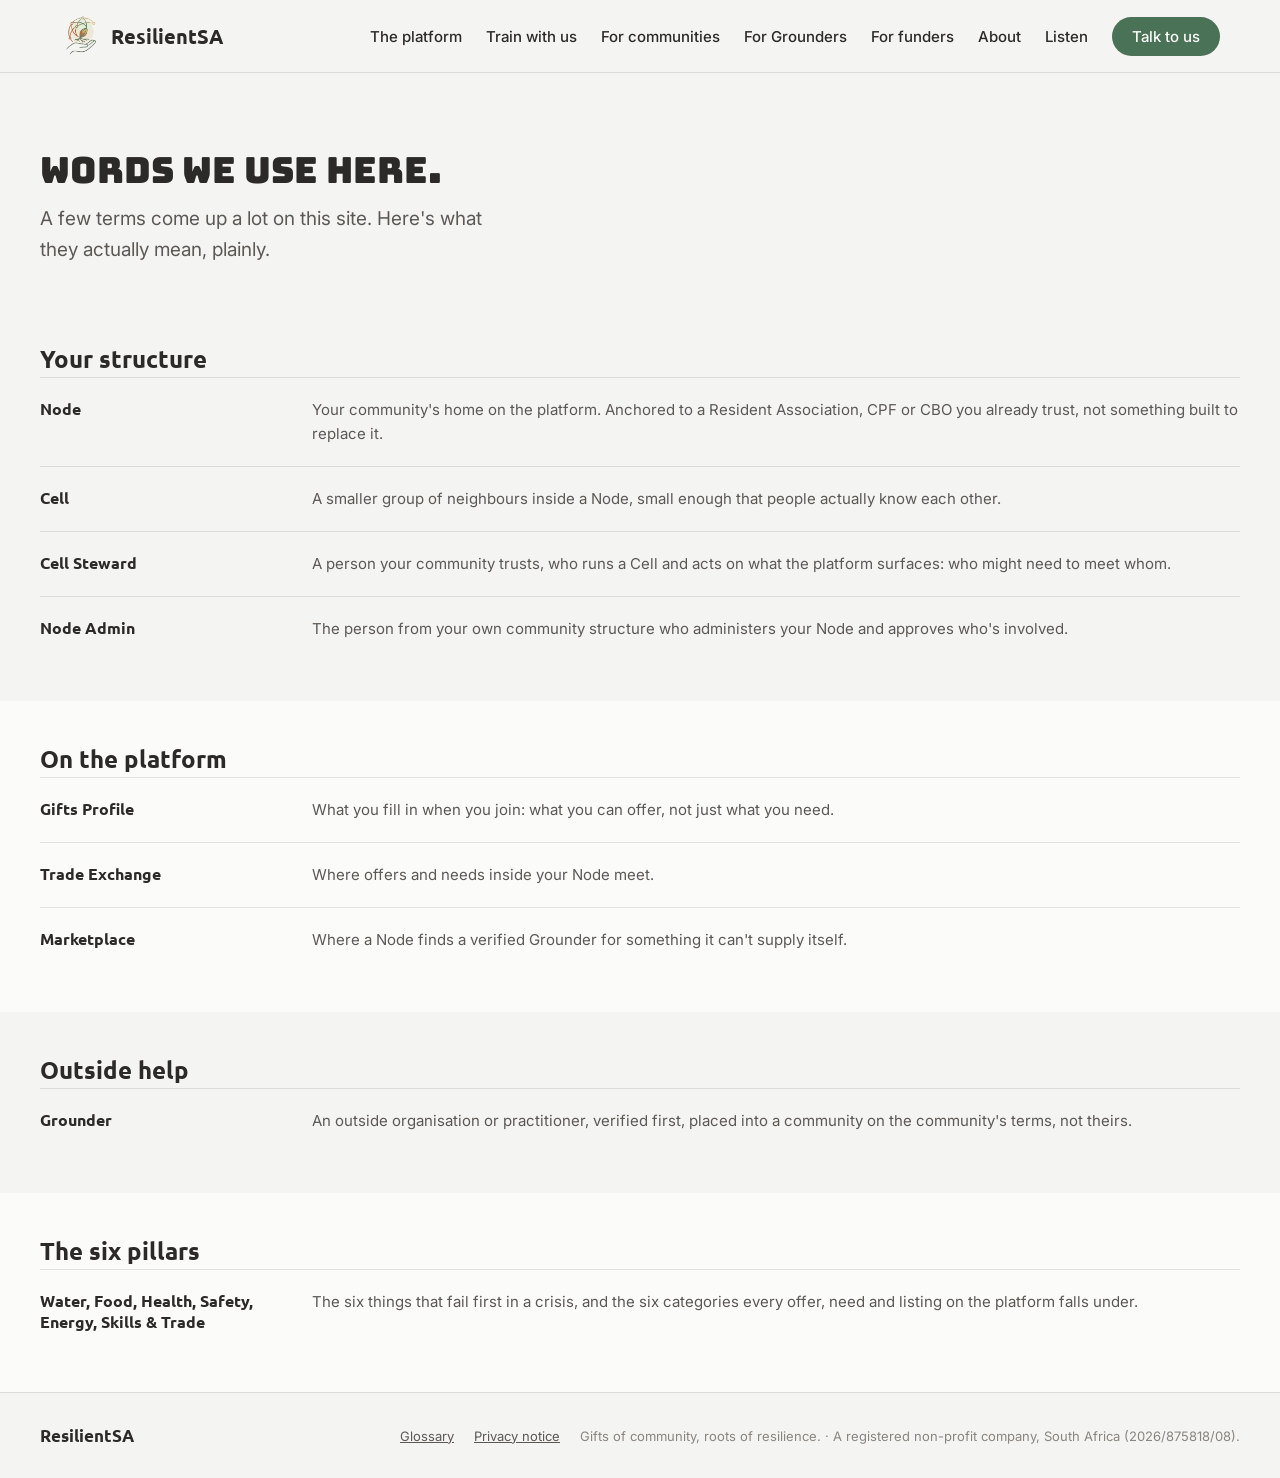
<file: glossary.html>
<!doctype html>
<html lang="en">
<head>
<meta charset="utf-8">
<meta name="viewport" content="width=device-width, initial-scale=1">
<title>ResilientSA: Glossary</title>
<meta name="description" content="ResilientSA: an Ubuntu-rooted mutual-aid platform and training programme for South African communities. Still being built, in the open.">
<link rel="icon" type="image/png" sizes="32x32" href="assets/favicon-32.png">
<link rel="icon" type="image/png" sizes="64x64" href="assets/favicon-64.png">
<link rel="stylesheet" href="https://fonts.googleapis.com/css2?family=Ubuntu:wght@500;700&family=Inter:wght@400;500;600&family=Bungee&display=swap">
<link rel="stylesheet" href="assets/styles.css">
</head>
<body>
<nav class="nav">
  <input type="checkbox" id="nav-check">
  <div class="nav-row">
    <a href="index.html" class="nav-logo"><img src="assets/logo-mark.png" alt="">ResilientSA</a>
    <div class="nav-links">
      <a href="platform.html">The platform</a>
      <a href="train.html">Train with us</a>
      <a href="communities.html">For communities</a>
      <a href="grounders.html">For Grounders</a>
      <a href="funders.html">For funders</a>
      <a href="about.html">About</a>
      <a href="listen.html">Listen</a>
      <a href="contact.html" class="nav-cta">Talk to us</a>
    </div>
    <label for="nav-check" class="nav-toggle-label nav-toggle-open">
      <span class="nav-toggle" aria-label="Open menu"></span>
    </label>
  </div>
  <div class="nav-mobile">
      <a href="platform.html">The platform</a>
      <a href="train.html">Train with us</a>
      <a href="communities.html">For communities</a>
      <a href="grounders.html">For Grounders</a>
      <a href="funders.html">For funders</a>
      <a href="about.html">About</a>
    <a href="listen.html">Listen</a>
    <a href="contact.html" class="cta">Talk to us</a>
  </div>
</nav>

<section class="hero" style="padding-bottom: var(--space-4);">
  <div style="max-width:var(--max);margin:0 auto;">
    <h1 style="font-size:36px;">Words we use here.</h1>
    <p class="lede">A few terms come up a lot on this site. Here's what they actually mean, plainly.</p>
  </div>
</section>
<section class="block" id="structure">
  <div class="block-inner">
    <h2 style="font-size:24px;">Your structure</h2>
    <div class="priv-row" id="node"><h3>Node</h3><p>Your community's home on the platform. Anchored to a Resident Association, CPF or CBO you already trust, not something built to replace it.</p></div>
    <div class="priv-row" id="cell"><h3>Cell</h3><p>A smaller group of neighbours inside a Node, small enough that people actually know each other.</p></div>
    <div class="priv-row" id="cell-steward"><h3>Cell Steward</h3><p>A person your community trusts, who runs a Cell and acts on what the platform surfaces: who might need to meet whom.</p></div>
    <div class="priv-row" id="node-admin"><h3>Node Admin</h3><p>The person from your own community structure who administers your Node and approves who's involved.</p></div>
  </div>
</section>
<section class="block raised" id="platform-terms">
  <div class="block-inner">
    <h2 style="font-size:24px;">On the platform</h2>
    <div class="priv-row" id="gifts-profile"><h3>Gifts Profile</h3><p>What you fill in when you join: what you can offer, not just what you need.</p></div>
    <div class="priv-row" id="trade-exchange"><h3>Trade Exchange</h3><p>Where offers and needs inside your Node meet.</p></div>
    <div class="priv-row" id="marketplace"><h3>Marketplace</h3><p>Where a Node finds a verified Grounder for something it can't supply itself.</p></div>
  </div>
</section>
<section class="block" id="outside-help">
  <div class="block-inner">
    <h2 style="font-size:24px;">Outside help</h2>
    <div class="priv-row" id="grounder"><h3>Grounder</h3><p>An outside organisation or practitioner, verified first, placed into a community on the community's terms, not theirs.</p></div>
  </div>
</section>
<section class="block raised" id="pillars">
  <div class="block-inner">
    <h2 style="font-size:24px;">The six pillars</h2>
    <div class="priv-row"><h3>Water, Food, Health, Safety, Energy, Skills &amp; Trade</h3><p>The six things that fail first in a crisis, and the six categories every offer, need and listing on the platform falls under.</p></div>
  </div>
</section>

<footer class="site">
  <div class="footer-inner">
    <div class="footer-brand">ResilientSA</div>
    <div class="footer-links">
      <a href="glossary.html">Glossary</a>
      <a href="privacy.html">Privacy notice</a>
      <span>Gifts of community, roots of resilience. &middot; A registered non-profit company, South Africa (2026/875818/08).</span>
    </div>
  </div>
</footer>

</body>
</html>
</file>
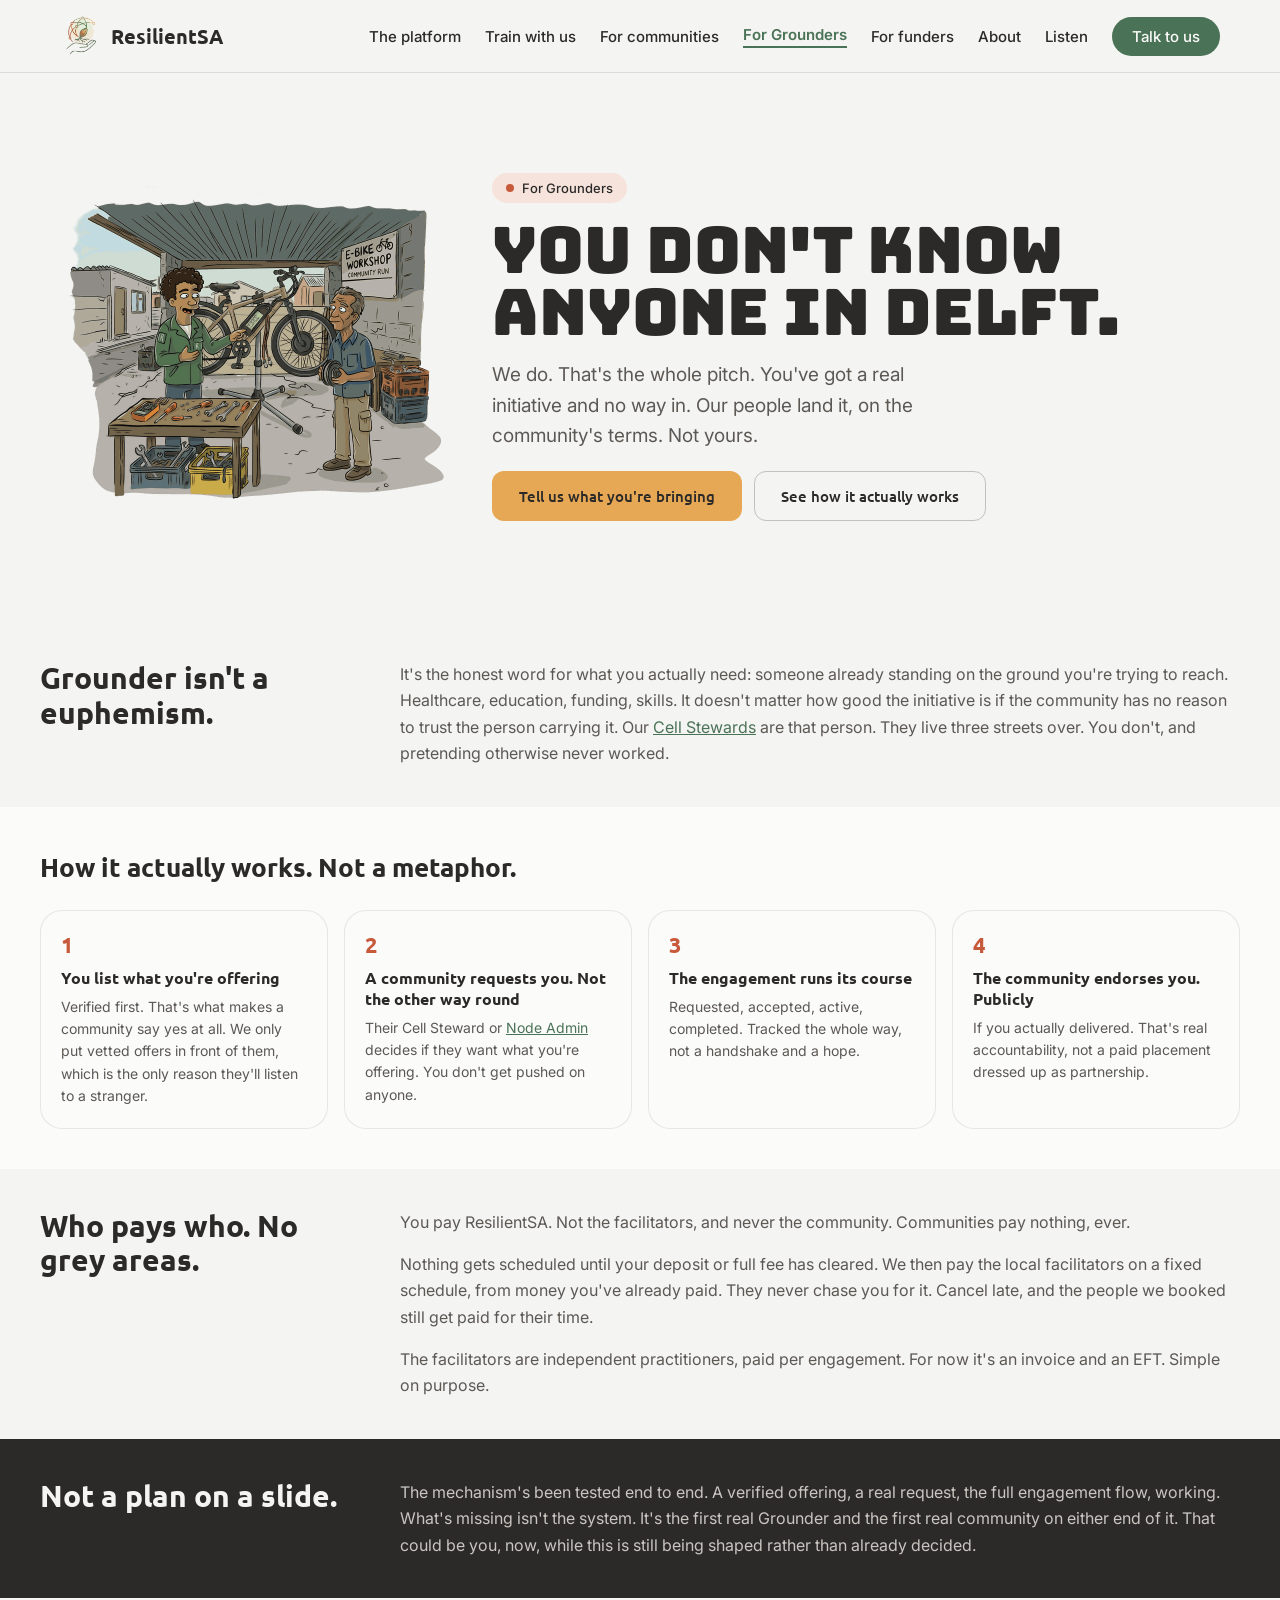
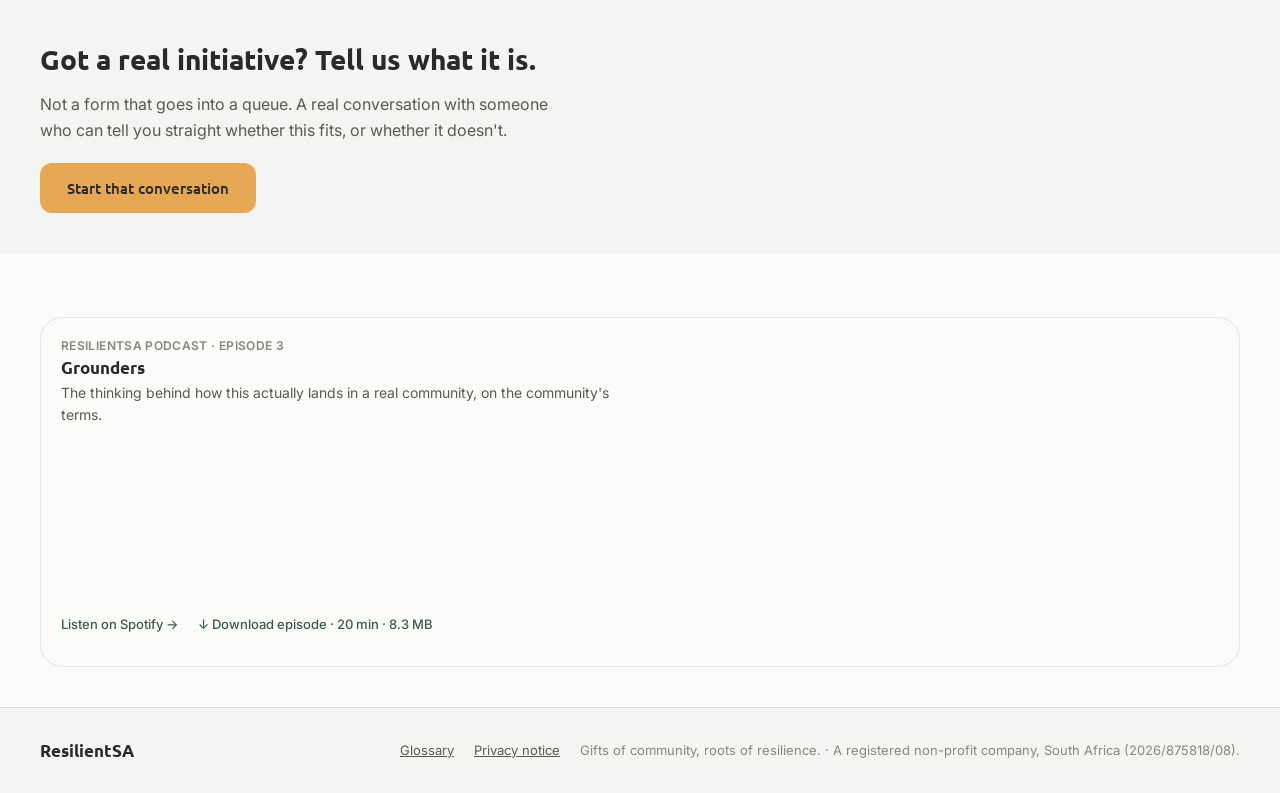
<file: grounders.html>
<!doctype html>
<html lang="en">
<head>
<meta charset="utf-8">
<meta name="viewport" content="width=device-width, initial-scale=1">
<title>ResilientSA: For Grounders</title>
<meta name="description" content="ResilientSA: an Ubuntu-rooted mutual-aid platform and training programme for South African communities. Still being built, in the open.">
<link rel="icon" type="image/png" sizes="32x32" href="assets/favicon-32.png">
<link rel="icon" type="image/png" sizes="64x64" href="assets/favicon-64.png">
<link rel="stylesheet" href="https://fonts.googleapis.com/css2?family=Ubuntu:wght@500;700&family=Inter:wght@400;500;600&family=Bungee&display=swap">
<link rel="stylesheet" href="assets/styles.css">
</head>
<body>
<nav class="nav">
  <input type="checkbox" id="nav-check">
  <div class="nav-row">
    <a href="index.html" class="nav-logo"><img src="assets/logo-mark.png" alt="">ResilientSA</a>
    <div class="nav-links">
      <a href="platform.html">The platform</a>
      <a href="train.html">Train with us</a>
      <a href="communities.html">For communities</a>
      <a href="grounders.html" class="active">For Grounders</a>
      <a href="funders.html">For funders</a>
      <a href="about.html">About</a>
      <a href="listen.html">Listen</a>
      <a href="contact.html" class="nav-cta">Talk to us</a>
    </div>
    <label for="nav-check" class="nav-toggle-label nav-toggle-open">
      <span class="nav-toggle" aria-label="Open menu"></span>
    </label>
  </div>
  <div class="nav-mobile">
      <a href="platform.html">The platform</a>
      <a href="train.html">Train with us</a>
      <a href="communities.html">For communities</a>
      <a href="grounders.html" class="active">For Grounders</a>
      <a href="funders.html">For funders</a>
      <a href="about.html">About</a>
    <a href="listen.html">Listen</a>
    <a href="contact.html" class="cta">Talk to us</a>
  </div>
</nav>

<header class="hero">
  <div class="hero-inner">
    <div class="hero-art"><img src="assets/grounders-hero.png" alt="An illustration of a community-run e-bike repair workshop, with a young mechanic showing an older resident an e-bike's components." style="width:100%;height:auto;"></div>
    <div>
      <span class="hero-badge" style="background:var(--ochre-tint);"><span class="dot" style="background:var(--ochre);"></span>For Grounders</span>
      <h1>You don't know anyone in Delft.</h1>
      <p class="lede">We do. That's the whole pitch. You've got a real initiative and no way in. Our people land it, on the community's terms. Not yours.</p>
      <div class="hero-ctas"><a href="#ask" class="btn btn-clay">Tell us what you're bringing</a><a href="#how" class="btn btn-ghost">See how it actually works</a></div>
    </div>
  </div>
</header>
<section class="block">
  <div class="block-inner split">
    <div class="col-title"><h2>Grounder isn't a euphemism.</h2></div>
    <div class="col-body"><p>It's the honest word for what you actually need: someone already standing on the ground you're trying to reach. Healthcare, education, funding, skills. It doesn't matter how good the initiative is if the community has no reason to trust the person carrying it. Our <a href="glossary.html#cell-steward">Cell Stewards</a> are that person. They live three streets over. You don't, and pretending otherwise never worked.</p></div>
  </div>
</section>
<section class="block raised" id="how">
  <div class="block-inner">
    <h2 style="font-size:26px;">How it actually works. Not a metaphor.</h2>
    <div class="steps">
      <div class="step"><div class="num">1</div><div class="title">You list what you're offering</div><p>Verified first. That's what makes a community say yes at all. We only put vetted offers in front of them, which is the only reason they'll listen to a stranger.</p></div>
      <div class="step"><div class="num">2</div><div class="title">A community requests you. Not the other way round</div><p>Their Cell Steward or <a href="glossary.html#node-admin">Node Admin</a> decides if they want what you're offering. You don't get pushed on anyone.</p></div>
      <div class="step"><div class="num">3</div><div class="title">The engagement runs its course</div><p>Requested, accepted, active, completed. Tracked the whole way, not a handshake and a hope.</p></div>
      <div class="step"><div class="num">4</div><div class="title">The community endorses you. Publicly</div><p>If you actually delivered. That's real accountability, not a paid placement dressed up as partnership.</p></div>
    </div>
  </div>
</section>
<section class="block">
  <div class="block-inner split">
    <div class="col-title"><h2>Who pays who. No grey areas.</h2></div>
    <div class="col-body"><p>You pay ResilientSA. Not the facilitators, and never the community. Communities pay nothing, ever.</p><p>Nothing gets scheduled until your deposit or full fee has cleared. We then pay the local facilitators on a fixed schedule, from money you've already paid. They never chase you for it. Cancel late, and the people we booked still get paid for their time.</p><p>The facilitators are independent practitioners, paid per engagement. For now it's an invoice and an EFT. Simple on purpose.</p></div>
  </div>
</section>
<section class="block dark">
  <div class="block-inner split">
    <div class="col-title"><h2>Not a plan on a slide.</h2></div>
    <div class="col-body"><p>The mechanism's been tested end to end. A verified offering, a real request, the full engagement flow, working. What's missing isn't the system. It's the first real Grounder and the first real community on either end of it. That could be you, now, while this is still being shaped rather than already decided.</p></div>
  </div>
</section>
<section class="block" id="ask">
  <div class="block-inner">
    <h2 style="font-size:28px;max-width:640px;">Got a real initiative? Tell us what it is.</h2>
    <p style="max-width:520px;margin:var(--space-3) 0 var(--space-5);font:400 16px/1.6 var(--font-body);color:var(--bark-600);">Not a form that goes into a queue. A real conversation with someone who can tell you straight whether this fits, or whether it doesn't.</p>
    <div class="hero-ctas"><a href="contact.html" class="btn btn-clay">Start that conversation</a></div>
  </div>
</section>

<section class="block raised">
  <div class="block-inner">
    <div class="podcast-embed">
      <div class="podcast-embed-head">
        <span class="podcast-embed-eyebrow">ResilientSA Podcast · Episode 3</span>
        <div class="podcast-embed-title">Grounders</div>
        <p class="podcast-embed-desc">The thinking behind how this actually lands in a real community, on the community's terms.</p>
      </div>
      <iframe src="https://open.spotify.com/embed/episode/0p5XuttUwuw2y3tBVlfIbv?utm_source=generator" height="152" allow="autoplay; clipboard-write; encrypted-media; fullscreen; picture-in-picture" loading="lazy"></iframe>
      <div class="podcast-embed-actions"><a class="podcast-embed-fallback" href="listen.html">Listen on Spotify &rarr;</a><a class="podcast-embed-download" href="assets/audio/resilientsa-s1-e3.mp3" download>&darr; Download episode &middot; 20 min &middot; 8.3 MB</a></div>
    </div>
  </div>
</section>

<footer class="site">
  <div class="footer-inner">
    <div class="footer-brand">ResilientSA</div>
    <div class="footer-links">
      <a href="glossary.html">Glossary</a>
      <a href="privacy.html">Privacy notice</a>
      <span>Gifts of community, roots of resilience. &middot; A registered non-profit company, South Africa (2026/875818/08).</span>
    </div>
  </div>
</footer>

</body>
</html>
</file>
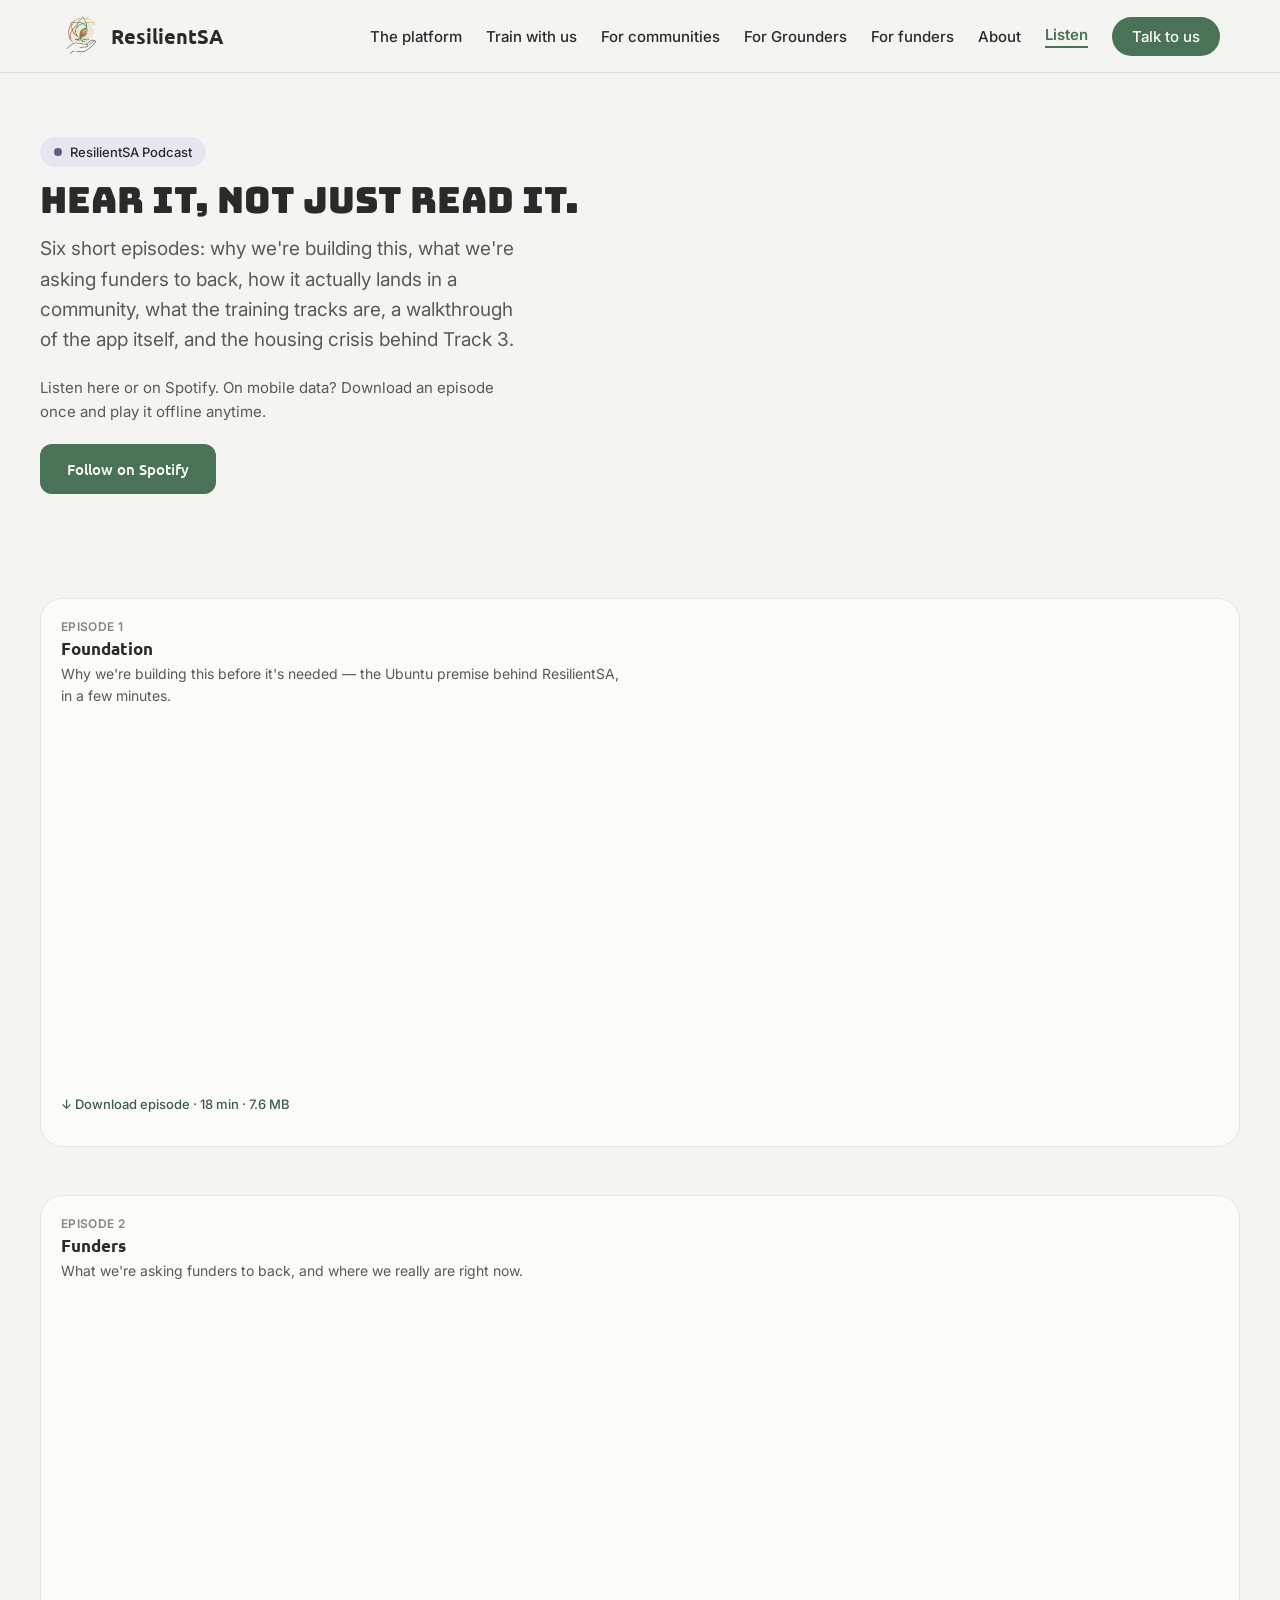
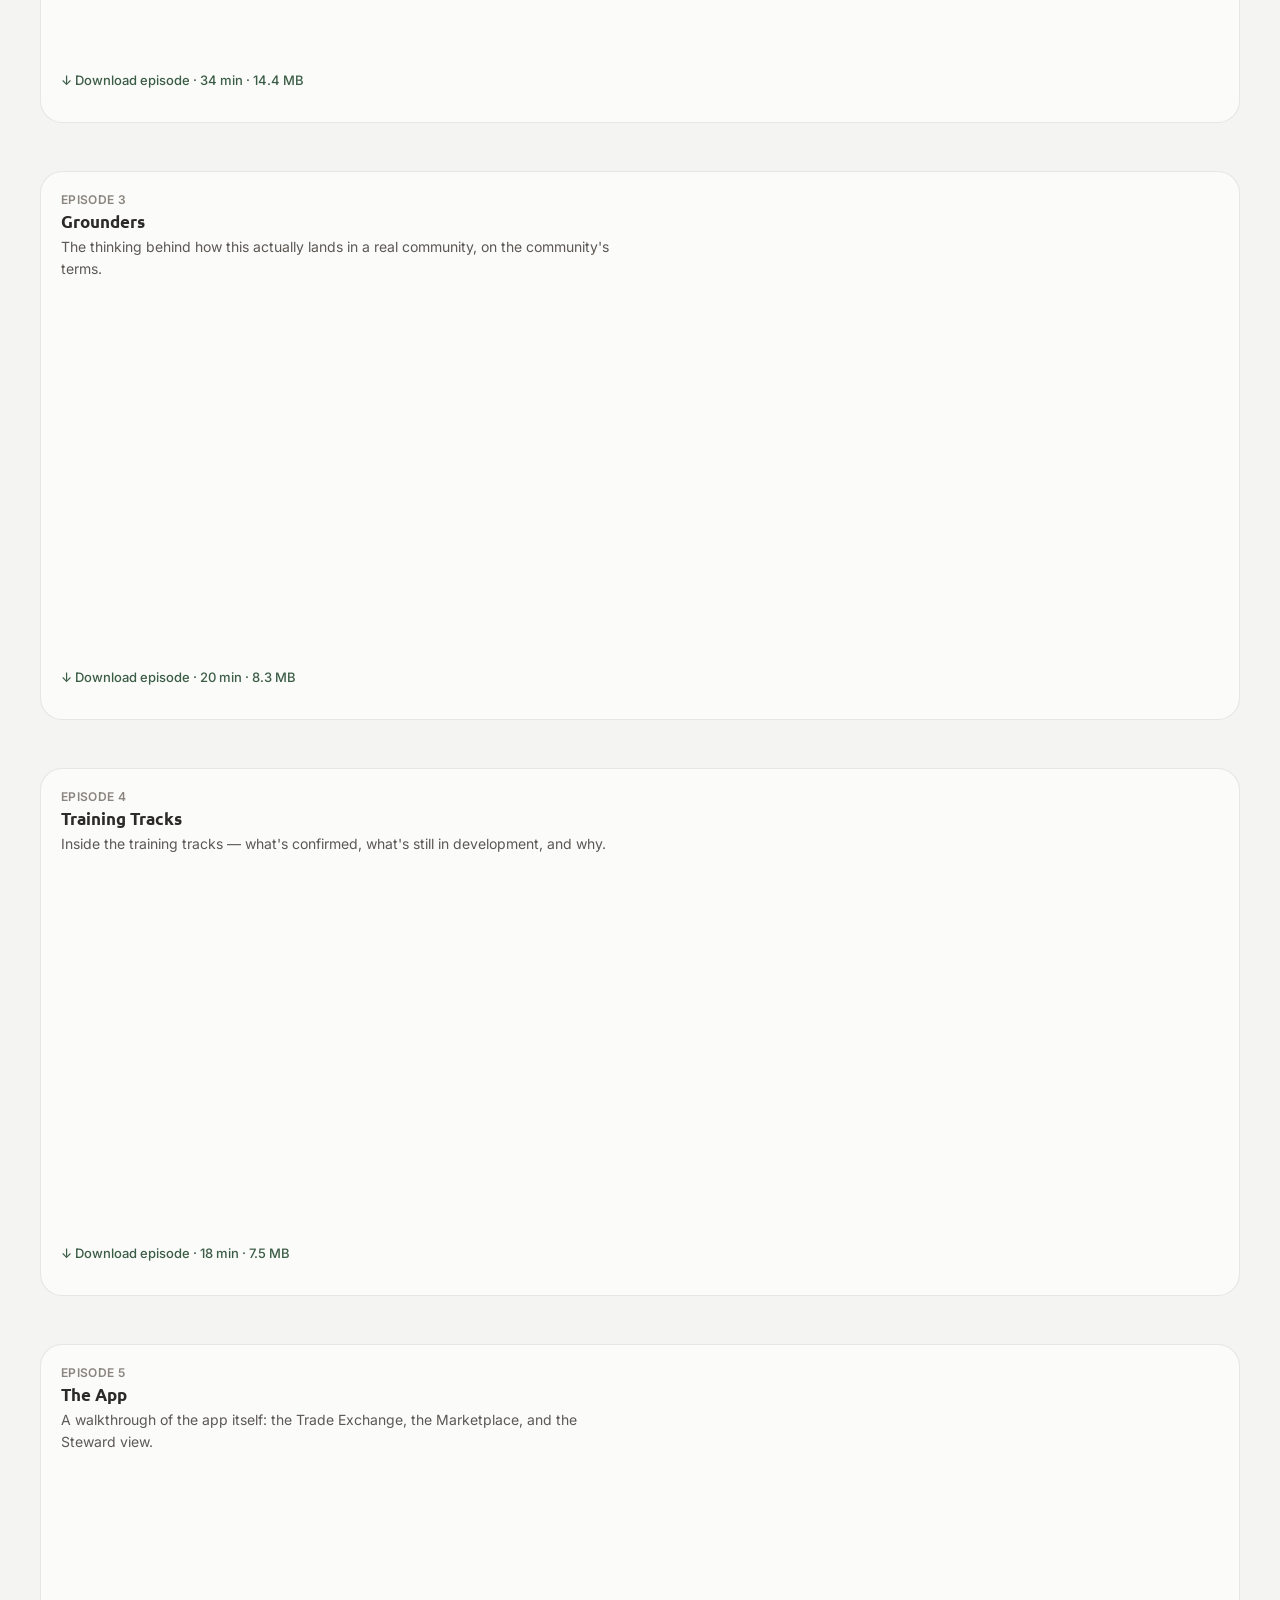
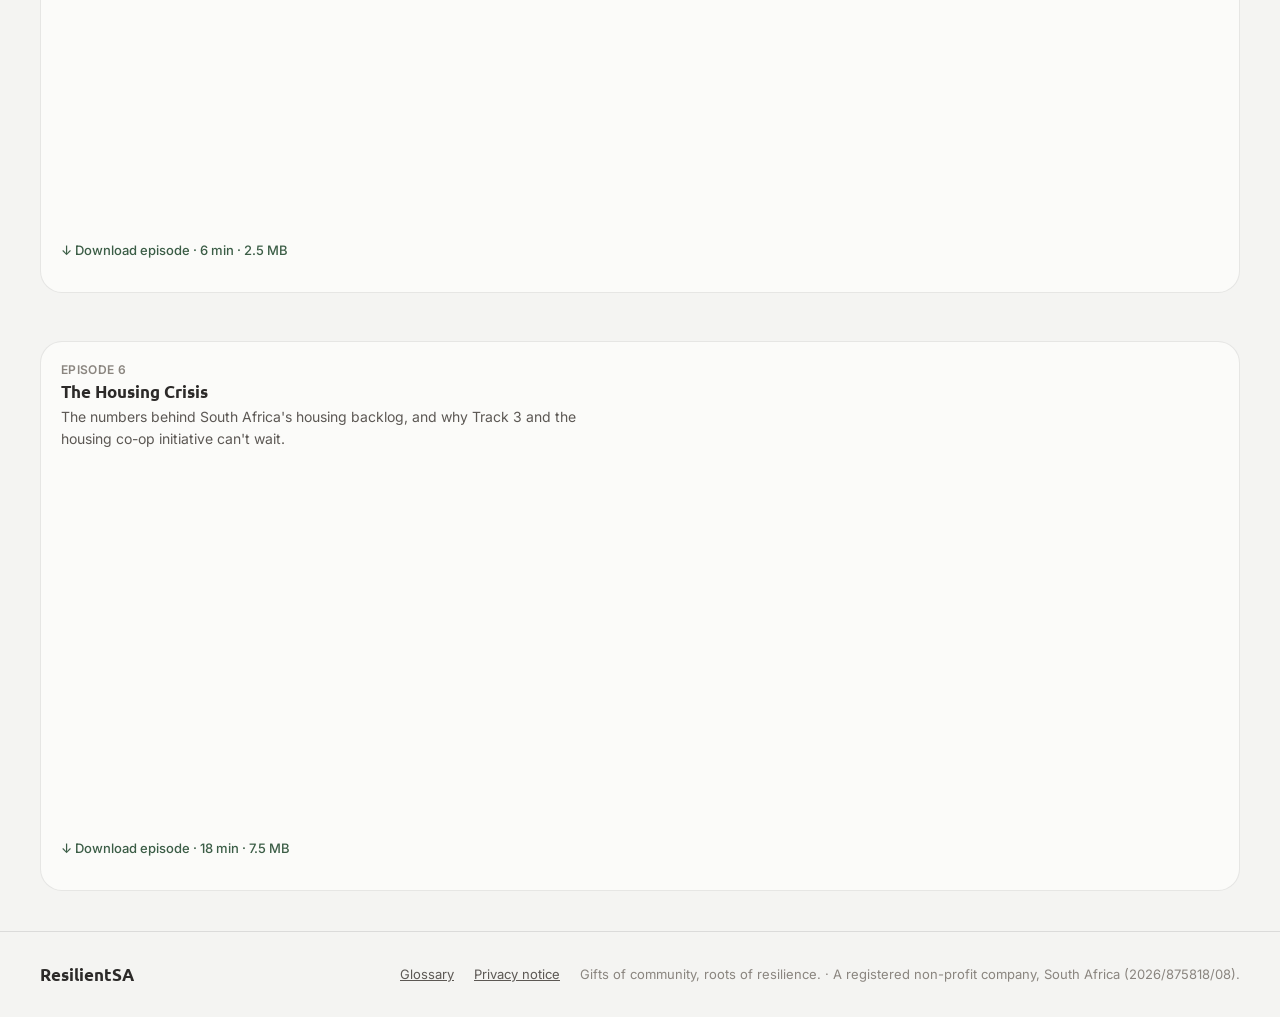
<file: listen.html>
<!doctype html>
<html lang="en">
<head>
<meta charset="utf-8">
<meta name="viewport" content="width=device-width, initial-scale=1">
<title>ResilientSA: Listen</title>
<meta name="description" content="ResilientSA: an Ubuntu-rooted mutual-aid platform and training programme for South African communities. Still being built, in the open.">
<link rel="icon" type="image/png" sizes="32x32" href="assets/favicon-32.png">
<link rel="icon" type="image/png" sizes="64x64" href="assets/favicon-64.png">
<link rel="stylesheet" href="https://fonts.googleapis.com/css2?family=Ubuntu:wght@500;700&family=Inter:wght@400;500;600&family=Bungee&display=swap">
<link rel="stylesheet" href="assets/styles.css">
</head>
<body>
<nav class="nav">
  <input type="checkbox" id="nav-check">
  <div class="nav-row">
    <a href="index.html" class="nav-logo"><img src="assets/logo-mark.png" alt="">ResilientSA</a>
    <div class="nav-links">
      <a href="platform.html">The platform</a>
      <a href="train.html">Train with us</a>
      <a href="communities.html">For communities</a>
      <a href="grounders.html">For Grounders</a>
      <a href="funders.html">For funders</a>
      <a href="about.html">About</a>
      <a href="listen.html" class="active">Listen</a>
      <a href="contact.html" class="nav-cta">Talk to us</a>
    </div>
    <label for="nav-check" class="nav-toggle-label nav-toggle-open">
      <span class="nav-toggle" aria-label="Open menu"></span>
    </label>
  </div>
  <div class="nav-mobile">
      <a href="platform.html">The platform</a>
      <a href="train.html">Train with us</a>
      <a href="communities.html">For communities</a>
      <a href="grounders.html">For Grounders</a>
      <a href="funders.html">For funders</a>
      <a href="about.html">About</a>
    <a href="listen.html" class="active">Listen</a>
    <a href="contact.html" class="cta">Talk to us</a>
  </div>
</nav>

<section class="hero" style="padding-bottom: var(--space-4);">
  <div style="max-width:var(--max);margin:0 auto;">
    <span class="hero-badge" style="background:var(--indigo-tint);"><span class="dot" style="background:var(--indigo);"></span>ResilientSA Podcast</span>
    <h1 style="font-size:36px;">Hear it, not just read it.</h1>
    <p class="lede">Six short episodes: why we're building this, what we're asking funders to back, how it actually lands in a community, what the training tracks are, a walkthrough of the app itself, and the housing crisis behind Track 3.</p>
    <p class="lede" style="font-size:15px;margin-top:8px;">Listen here or on Spotify. On mobile data? Download an episode once and play it offline anytime.</p>
    <div class="hero-ctas"><a href="https://open.spotify.com/show/3TnyN0pOAZyCKKNVbR64Ne" class="btn btn-primary" target="_blank" rel="noopener">Follow on Spotify</a></div>
  </div>
</section>

<section class="block">
  <div class="block-inner">
    <div class="podcast-hub-list">

      <div class="podcast-embed">
        <div class="podcast-embed-head">
          <span class="podcast-embed-eyebrow">Episode 1</span>
          <div class="podcast-embed-title">Foundation</div>
          <p class="podcast-embed-desc">Why we're building this before it's needed — the Ubuntu premise behind ResilientSA, in a few minutes.</p>
        </div>
        <iframe src="https://open.spotify.com/embed/episode/5dVP8oJdYFa55w2SMGtXLU?utm_source=generator" height="352" allow="autoplay; clipboard-write; encrypted-media; fullscreen; picture-in-picture" loading="lazy"></iframe>
      <div class="podcast-embed-actions"><a class="podcast-embed-download" href="assets/audio/resilientsa-s1-e1.mp3" download>&darr; Download episode &middot; 18 min &middot; 7.6 MB</a></div></div>

      <div class="podcast-embed">
        <div class="podcast-embed-head">
          <span class="podcast-embed-eyebrow">Episode 2</span>
          <div class="podcast-embed-title">Funders</div>
          <p class="podcast-embed-desc">What we're asking funders to back, and where we really are right now.</p>
        </div>
        <iframe src="https://open.spotify.com/embed/episode/3JTWuMlesnFh2IItYbRZUY?utm_source=generator" height="352" allow="autoplay; clipboard-write; encrypted-media; fullscreen; picture-in-picture" loading="lazy"></iframe>
      <div class="podcast-embed-actions"><a class="podcast-embed-download" href="assets/audio/resilientsa-s1-e2.mp3" download>&darr; Download episode &middot; 34 min &middot; 14.4 MB</a></div></div>

      <div class="podcast-embed">
        <div class="podcast-embed-head">
          <span class="podcast-embed-eyebrow">Episode 3</span>
          <div class="podcast-embed-title">Grounders</div>
          <p class="podcast-embed-desc">The thinking behind how this actually lands in a real community, on the community's terms.</p>
        </div>
        <iframe src="https://open.spotify.com/embed/episode/0p5XuttUwuw2y3tBVlfIbv?utm_source=generator" height="352" allow="autoplay; clipboard-write; encrypted-media; fullscreen; picture-in-picture" loading="lazy"></iframe>
      <div class="podcast-embed-actions"><a class="podcast-embed-download" href="assets/audio/resilientsa-s1-e3.mp3" download>&darr; Download episode &middot; 20 min &middot; 8.3 MB</a></div></div>

      <div class="podcast-embed">
        <div class="podcast-embed-head">
          <span class="podcast-embed-eyebrow">Episode 4</span>
          <div class="podcast-embed-title">Training Tracks</div>
          <p class="podcast-embed-desc">Inside the training tracks — what's confirmed, what's still in development, and why.</p>
        </div>
        <iframe src="https://open.spotify.com/embed/episode/0jMmJzGPOR6yjV1MS4KsIV?utm_source=generator" height="352" allow="autoplay; clipboard-write; encrypted-media; fullscreen; picture-in-picture" loading="lazy"></iframe>
      <div class="podcast-embed-actions"><a class="podcast-embed-download" href="assets/audio/resilientsa-s1-e4.mp3" download>&darr; Download episode &middot; 18 min &middot; 7.5 MB</a></div></div>

      <div class="podcast-embed">
        <div class="podcast-embed-head">
          <span class="podcast-embed-eyebrow">Episode 5</span>
          <div class="podcast-embed-title">The App</div>
          <p class="podcast-embed-desc">A walkthrough of the app itself: the Trade Exchange, the Marketplace, and the Steward view.</p>
        </div>
        <iframe src="https://open.spotify.com/embed/episode/5iM2pC6YmFzefKadolmDyt?utm_source=generator" height="352" allow="autoplay; clipboard-write; encrypted-media; fullscreen; picture-in-picture" loading="lazy"></iframe>
      <div class="podcast-embed-actions"><a class="podcast-embed-download" href="assets/audio/resilientsa-s1-e5.mp3" download>&darr; Download episode &middot; 6 min &middot; 2.5 MB</a></div></div>

      <div class="podcast-embed">
        <div class="podcast-embed-head">
          <span class="podcast-embed-eyebrow">Episode 6</span>
          <div class="podcast-embed-title">The Housing Crisis</div>
          <p class="podcast-embed-desc">The numbers behind South Africa's housing backlog, and why Track 3 and the housing co-op initiative can't wait.</p>
        </div>
        <iframe src="https://open.spotify.com/embed/episode/11u2LnwQwr7ePk8DflGpau?utm_source=generator" height="352" allow="autoplay; clipboard-write; encrypted-media; fullscreen; picture-in-picture" loading="lazy"></iframe>
      <div class="podcast-embed-actions"><a class="podcast-embed-download" href="assets/audio/resilientsa-s1-e6.mp3" download>&darr; Download episode &middot; 18 min &middot; 7.5 MB</a></div></div>

    </div>
  </div>
</section>

<footer class="site">
  <div class="footer-inner">
    <div class="footer-brand">ResilientSA</div>
    <div class="footer-links">
      <a href="glossary.html">Glossary</a>
      <a href="privacy.html">Privacy notice</a>
      <span>Gifts of community, roots of resilience. &middot; A registered non-profit company, South Africa (2026/875818/08).</span>
    </div>
  </div>
</footer>

</body>
</html>
</file>
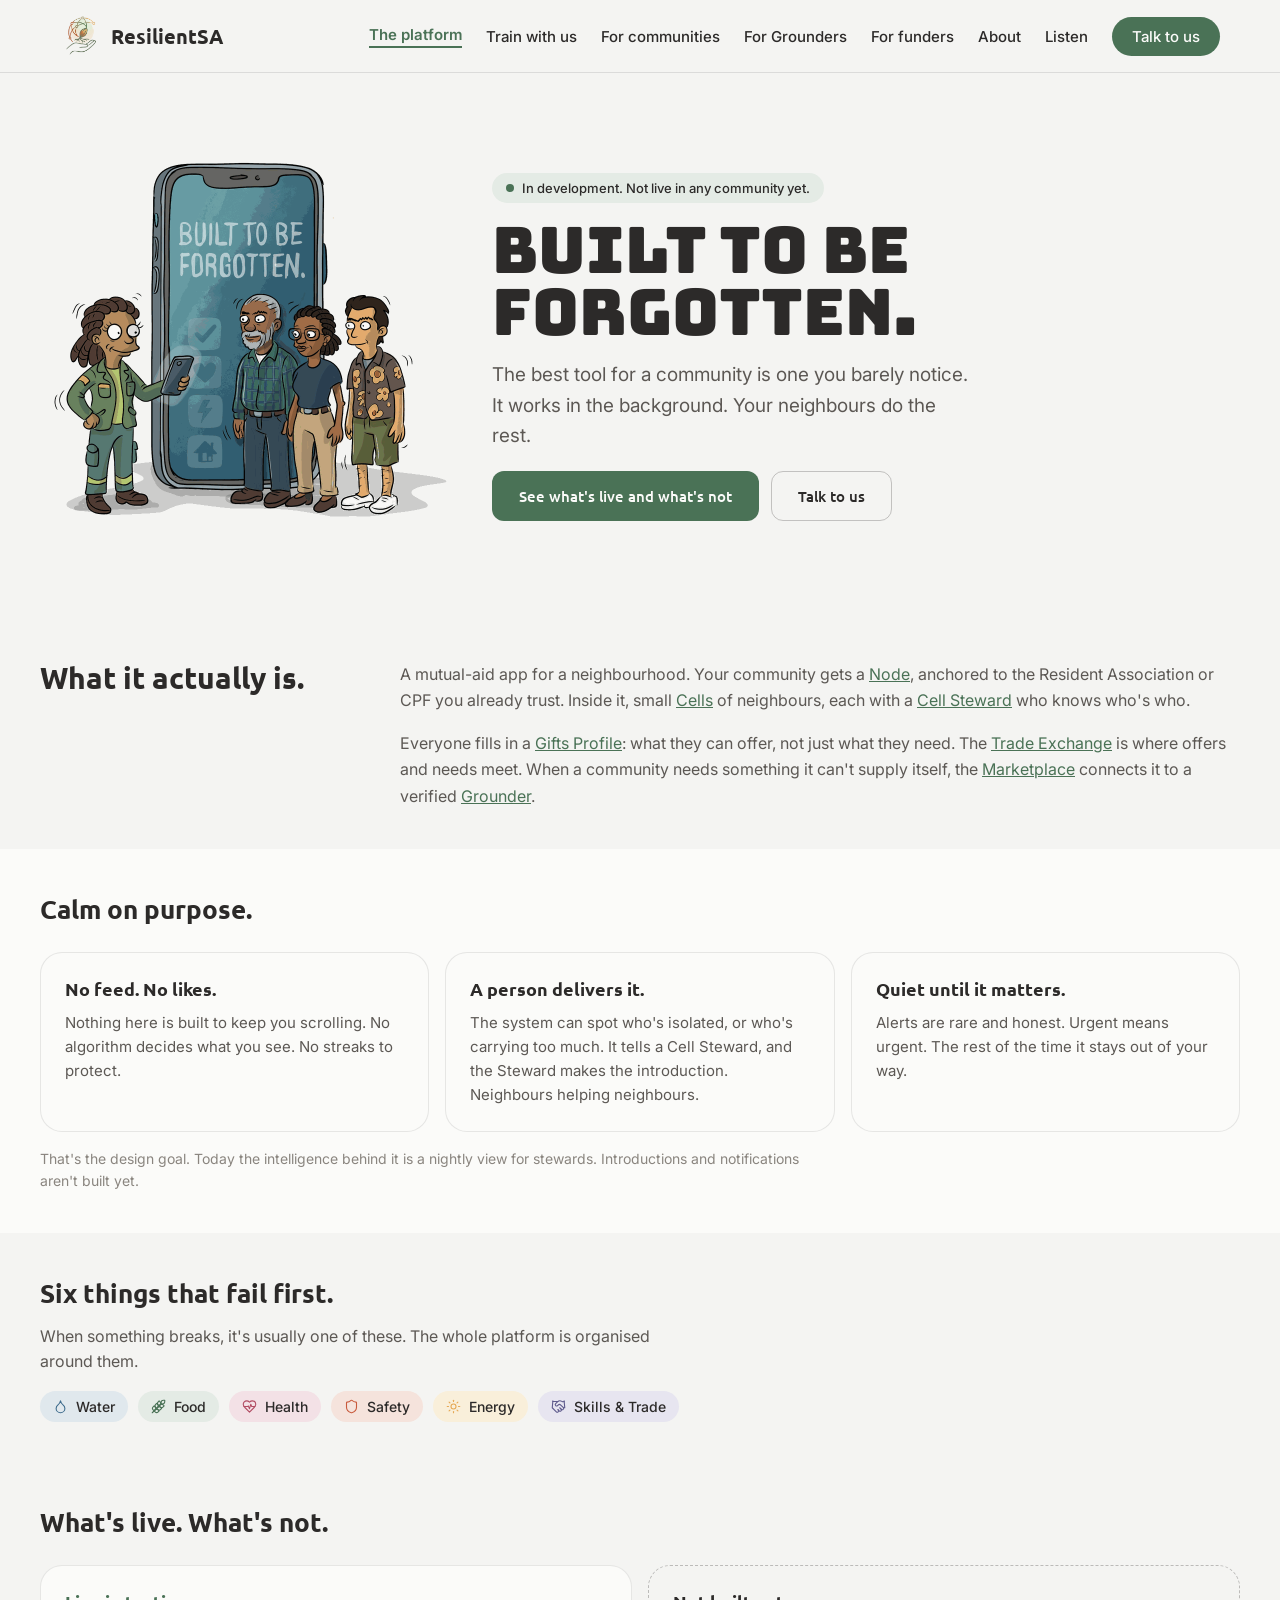
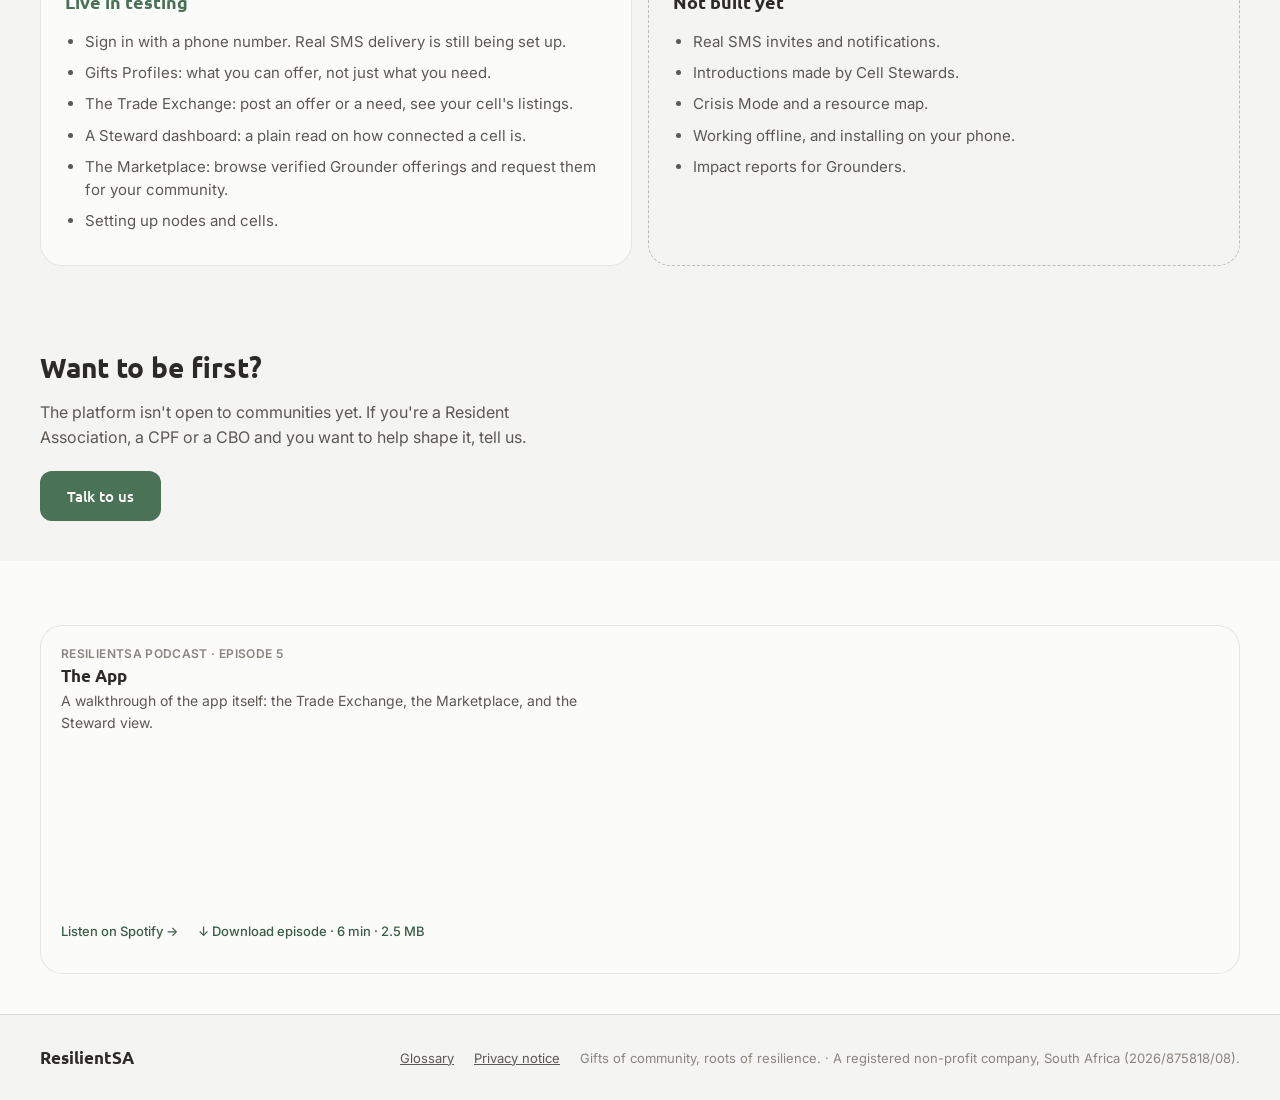
<file: platform.html>
<!doctype html>
<html lang="en">
<head>
<meta charset="utf-8">
<meta name="viewport" content="width=device-width, initial-scale=1">
<title>ResilientSA: The platform</title>
<meta name="description" content="ResilientSA: an Ubuntu-rooted mutual-aid platform and training programme for South African communities. Still being built, in the open.">
<link rel="icon" type="image/png" sizes="32x32" href="assets/favicon-32.png">
<link rel="icon" type="image/png" sizes="64x64" href="assets/favicon-64.png">
<link rel="stylesheet" href="https://fonts.googleapis.com/css2?family=Ubuntu:wght@500;700&family=Inter:wght@400;500;600&family=Bungee&display=swap">
<link rel="stylesheet" href="assets/styles.css">
</head>
<body>
<nav class="nav">
  <input type="checkbox" id="nav-check">
  <div class="nav-row">
    <a href="index.html" class="nav-logo"><img src="assets/logo-mark.png" alt="">ResilientSA</a>
    <div class="nav-links">
      <a href="platform.html" class="active">The platform</a>
      <a href="train.html">Train with us</a>
      <a href="communities.html">For communities</a>
      <a href="grounders.html">For Grounders</a>
      <a href="funders.html">For funders</a>
      <a href="about.html">About</a>
      <a href="listen.html">Listen</a>
      <a href="contact.html" class="nav-cta">Talk to us</a>
    </div>
    <label for="nav-check" class="nav-toggle-label nav-toggle-open">
      <span class="nav-toggle" aria-label="Open menu"></span>
    </label>
  </div>
  <div class="nav-mobile">
      <a href="platform.html" class="active">The platform</a>
      <a href="train.html">Train with us</a>
      <a href="communities.html">For communities</a>
      <a href="grounders.html">For Grounders</a>
      <a href="funders.html">For funders</a>
      <a href="about.html">About</a>
    <a href="listen.html">Listen</a>
    <a href="contact.html" class="cta">Talk to us</a>
  </div>
</nav>

<header class="hero">
  <div class="hero-inner">
    <div class="hero-art"><img src="assets/platform-hero.png" alt="An illustration of a steward showing a phone with the platform's icons to three community members in front of a large phone reading Built to be forgotten." style="width:100%;height:auto;"></div>
    <div>
      <span class="hero-badge" style="background:var(--aloe-tint);"><span class="dot" style="background:var(--aloe);"></span>In development. Not live in any community yet.</span>
      <h1>Built to be forgotten.</h1>
      <p class="lede">The best tool for a community is one you barely notice. It works in the background. Your neighbours do the rest.</p>
      <div class="hero-ctas"><a href="#status" class="btn btn-primary">See what's live and what's not</a><a href="contact.html" class="btn btn-ghost">Talk to us</a></div>
    </div>
  </div>
</header>
<section class="block">
  <div class="block-inner split">
    <div class="col-title"><h2>What it actually is.</h2></div>
    <div class="col-body"><p>A mutual-aid app for a neighbourhood. Your community gets a <a href="glossary.html#node">Node</a>, anchored to the Resident Association or CPF you already trust. Inside it, small <a href="glossary.html#cell">Cells</a> of neighbours, each with a <a href="glossary.html#cell-steward">Cell Steward</a> who knows who's who.</p><p>Everyone fills in a <a href="glossary.html#gifts-profile">Gifts Profile</a>: what they can offer, not just what they need. The <a href="glossary.html#trade-exchange">Trade Exchange</a> is where offers and needs meet. When a community needs something it can't supply itself, the <a href="glossary.html#marketplace">Marketplace</a> connects it to a verified <a href="glossary.html#grounder">Grounder</a>.</p></div>
  </div>
</section>
<section class="block raised">
  <div class="block-inner">
    <h2 style="font-size:26px;">Calm on purpose.</h2>
    <div class="cards"><div class="card bg-raised"><div class="card-title">No feed. No likes.</div><p>Nothing here is built to keep you scrolling. No algorithm decides what you see. No streaks to protect.</p></div><div class="card bg-raised"><div class="card-title">A person delivers it.</div><p>The system can spot who's isolated, or who's carrying too much. It tells a Cell Steward, and the Steward makes the introduction. Neighbours helping neighbours.</p></div><div class="card bg-raised"><div class="card-title">Quiet until it matters.</div><p>Alerts are rare and honest. Urgent means urgent. The rest of the time it stays out of your way.</p></div></div>
    <p style="margin-top:var(--space-4);font:400 14px/1.6 var(--font-body);color:var(--bark-400);max-width:760px;">That's the design goal. Today the intelligence behind it is a nightly view for stewards. Introductions and notifications aren't built yet.</p>
  </div>
</section>
<section class="block">
  <div class="block-inner">
    <h2 style="font-size:26px;">Six things that fail first.</h2>
    <p style="max-width:640px;margin-top:var(--space-3);font:400 16px/1.6 var(--font-body);color:var(--bark-600);">When something breaks, it's usually one of these. The whole platform is organised around them.</p>
    <div class="pillars">
      <span class="pillar" style="background:var(--rain-tint);"><svg class="pillar-icon" style="color:var(--rain);" viewBox="0 0 24 24" fill="none" stroke="currentColor" stroke-width="1.75" stroke-linecap="round" stroke-linejoin="round" aria-hidden="true"><path d="M12 22a7 7 0 0 0 7-7c0-2-1-3.9-3-5.5s-3.5-4-4-6.5c-.5 2.5-2 4.9-4 6.5C6 11.1 5 13 5 15a7 7 0 0 0 7 7z"/></svg>Water</span><span class="pillar" style="background:var(--aloe-tint);"><svg class="pillar-icon" style="color:var(--aloe);" viewBox="0 0 24 24" fill="none" stroke="currentColor" stroke-width="1.75" stroke-linecap="round" stroke-linejoin="round" aria-hidden="true"><path d="M2 22 16 8"/><path d="M3.47 12.53 5 11l1.53 1.53a3.5 3.5 0 0 1 0 4.94L5 19l-1.53-1.53a3.5 3.5 0 0 1 0-4.94Z"/><path d="M7.47 8.53 9 7l1.53 1.53a3.5 3.5 0 0 1 0 4.94L9 15l-1.53-1.53a3.5 3.5 0 0 1 0-4.94Z"/><path d="M11.47 4.53 13 3l1.53 1.53a3.5 3.5 0 0 1 0 4.94L13 11l-1.53-1.53a3.5 3.5 0 0 1 0-4.94Z"/><path d="M20 2h2v2a4 4 0 0 1-4 4h-2V6a4 4 0 0 1 4-4Z"/><path d="M11.47 17.47 13 19l-1.53 1.53a3.5 3.5 0 0 1-4.94 0L5 19l1.53-1.53a3.5 3.5 0 0 1 4.94 0Z"/><path d="M15.47 13.47 17 15l-1.53 1.53a3.5 3.5 0 0 1-4.94 0L9 15l1.53-1.53a3.5 3.5 0 0 1 4.94 0Z"/><path d="M19.47 9.47 21 11l-1.53 1.53a3.5 3.5 0 0 1-4.94 0L13 11l1.53-1.53a3.5 3.5 0 0 1 4.94 0Z"/></svg>Food</span><span class="pillar" style="background:var(--protea-tint);"><svg class="pillar-icon" style="color:var(--protea);" viewBox="0 0 24 24" fill="none" stroke="currentColor" stroke-width="1.75" stroke-linecap="round" stroke-linejoin="round" aria-hidden="true"><path d="M19 14c1.49-1.46 3-3.21 3-5.5A5.5 5.5 0 0 0 16.5 3c-1.76 0-3 .5-4.5 2-1.5-1.5-2.74-2-4.5-2A5.5 5.5 0 0 0 2 8.5c0 2.3 1.5 4.05 3 5.5l7 7Z"/><path d="M3.22 12H9.5l.5-1 2 4.5 2-7 1.5 3.5h5.27"/></svg>Health</span><span class="pillar" style="background:var(--ochre-tint);"><svg class="pillar-icon" style="color:var(--ochre);" viewBox="0 0 24 24" fill="none" stroke="currentColor" stroke-width="1.75" stroke-linecap="round" stroke-linejoin="round" aria-hidden="true"><path d="M20 13c0 5-3.5 7.5-7.66 8.95a1 1 0 0 1-.67-.01C7.5 20.5 4 18 4 13V6a1 1 0 0 1 1-1c2 0 4.5-1.2 6.24-2.72a1.17 1.17 0 0 1 1.52 0C14.51 3.81 17 5 19 5a1 1 0 0 1 1 1z"/></svg>Safety</span><span class="pillar" style="background:var(--clay-tint);"><svg class="pillar-icon" style="color:var(--clay);" viewBox="0 0 24 24" fill="none" stroke="currentColor" stroke-width="1.75" stroke-linecap="round" stroke-linejoin="round" aria-hidden="true"><circle cx="12" cy="12" r="4"/><path d="M12 2v2"/><path d="M12 20v2"/><path d="m4.93 4.93 1.41 1.41"/><path d="m17.66 17.66 1.41 1.41"/><path d="M2 12h2"/><path d="M20 12h2"/><path d="m6.34 17.66-1.41 1.41"/><path d="m19.07 4.93-1.41 1.41"/></svg>Energy</span><span class="pillar" style="background:var(--indigo-tint);"><svg class="pillar-icon" style="color:var(--indigo);" viewBox="0 0 24 24" fill="none" stroke="currentColor" stroke-width="1.75" stroke-linecap="round" stroke-linejoin="round" aria-hidden="true"><path d="m11 17 2 2a1 1 0 1 0 3-3"/><path d="m14 14 2.5 2.5a1 1 0 1 0 3-3l-3.88-3.88a3 3 0 0 0-4.24 0l-.88.88a1 1 0 1 1-3-3l2.81-2.81a5.79 5.79 0 0 1 7.06-.87l.47.28a2 2 0 0 0 1.42.25L21 4"/><path d="m21 3 1 11h-2"/><path d="M3 3 2 14l6.5 6.5a1 1 0 1 0 3-3"/><path d="M3 4h8"/></svg>Skills &amp; Trade</span>
    </div>
  </div>
</section>
<section class="block" id="status">
  <div class="block-inner">
    <h2 style="font-size:26px;">What's live. What's not.</h2>
    <div class="status-grid">
      <div class="status-col live"><h3>Live in testing</h3><ul>
        <li>Sign in with a phone number. Real SMS delivery is still being set up.</li>
        <li>Gifts Profiles: what you can offer, not just what you need.</li>
        <li>The Trade Exchange: post an offer or a need, see your cell's listings.</li>
        <li>A Steward dashboard: a plain read on how connected a cell is.</li>
        <li>The Marketplace: browse verified Grounder offerings and request them for your community.</li>
        <li>Setting up nodes and cells.</li>
      </ul></div>
      <div class="status-col pending"><h3>Not built yet</h3><ul>
        <li>Real SMS invites and notifications.</li>
        <li>Introductions made by Cell Stewards.</li>
        <li>Crisis Mode and a resource map.</li>
        <li>Working offline, and installing on your phone.</li>
        <li>Impact reports for Grounders.</li>
      </ul></div>
    </div>
  </div>
</section>
<section class="block">
  <div class="block-inner">
    <h2 style="font-size:28px;max-width:640px;">Want to be first?</h2>
    <p style="max-width:520px;margin:var(--space-3) 0 var(--space-5);font:400 16px/1.6 var(--font-body);color:var(--bark-600);">The platform isn't open to communities yet. If you're a Resident Association, a CPF or a CBO and you want to help shape it, tell us.</p>
    <div class="hero-ctas"><a href="contact.html" class="btn btn-primary">Talk to us</a></div>
  </div>
</section>

<section class="block raised">
  <div class="block-inner">
    <div class="podcast-embed">
      <div class="podcast-embed-head">
        <span class="podcast-embed-eyebrow">ResilientSA Podcast · Episode 5</span>
        <div class="podcast-embed-title">The App</div>
        <p class="podcast-embed-desc">A walkthrough of the app itself: the Trade Exchange, the Marketplace, and the Steward view.</p>
      </div>
      <iframe src="https://open.spotify.com/embed/episode/5iM2pC6YmFzefKadolmDyt?utm_source=generator" height="152" allow="autoplay; clipboard-write; encrypted-media; fullscreen; picture-in-picture" loading="lazy"></iframe>
      <div class="podcast-embed-actions"><a class="podcast-embed-fallback" href="listen.html">Listen on Spotify &rarr;</a><a class="podcast-embed-download" href="assets/audio/resilientsa-s1-e5.mp3" download>&darr; Download episode &middot; 6 min &middot; 2.5 MB</a></div>
    </div>
  </div>
</section>

<footer class="site">
  <div class="footer-inner">
    <div class="footer-brand">ResilientSA</div>
    <div class="footer-links">
      <a href="glossary.html">Glossary</a>
      <a href="privacy.html">Privacy notice</a>
      <span>Gifts of community, roots of resilience. &middot; A registered non-profit company, South Africa (2026/875818/08).</span>
    </div>
  </div>
</footer>

</body>
</html>
</file>
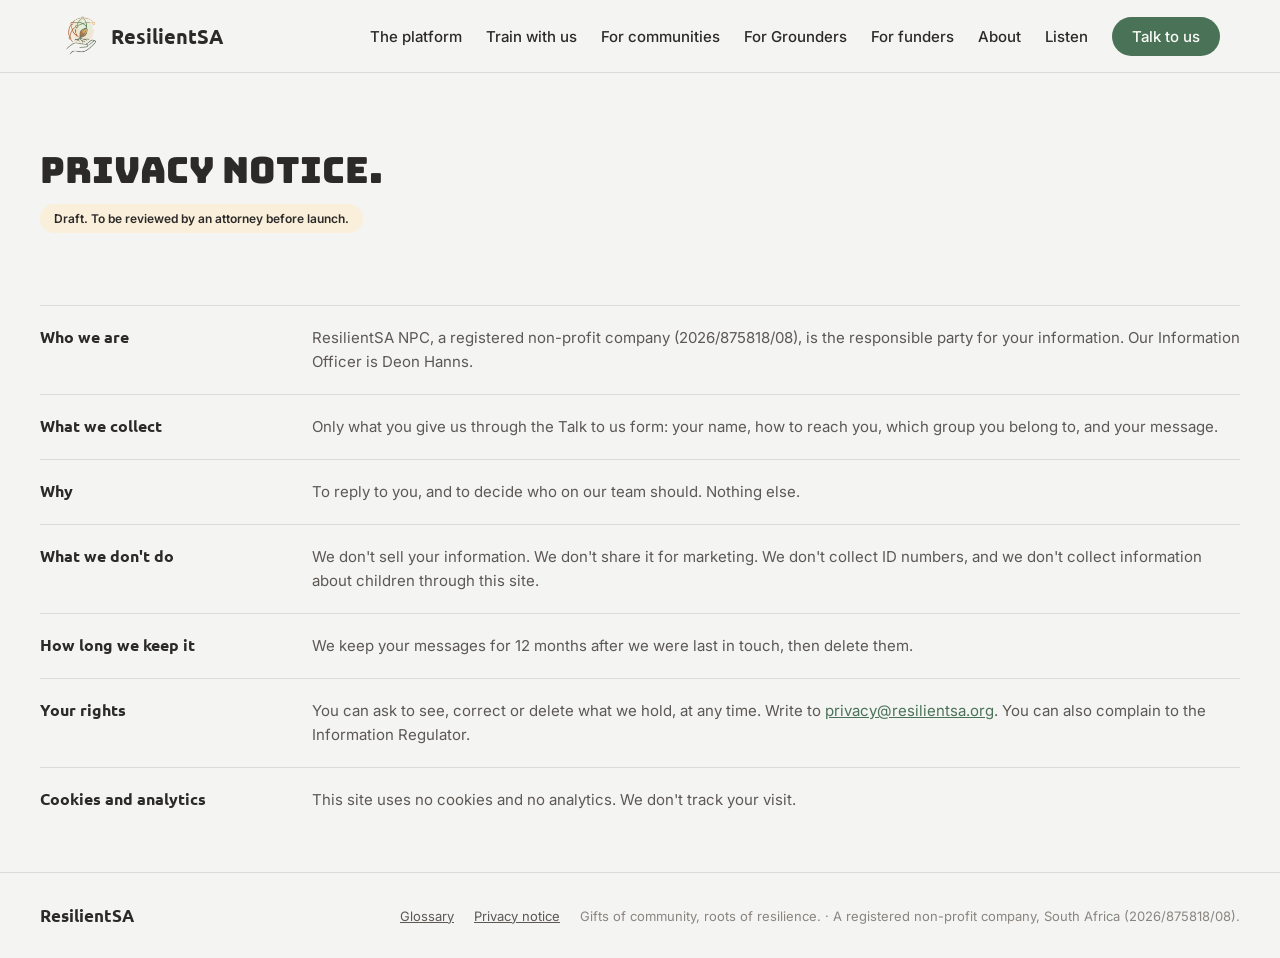
<file: privacy.html>
<!doctype html>
<html lang="en">
<head>
<meta charset="utf-8">
<meta name="viewport" content="width=device-width, initial-scale=1">
<title>ResilientSA: Privacy notice</title>
<meta name="description" content="ResilientSA: an Ubuntu-rooted mutual-aid platform and training programme for South African communities. Still being built, in the open.">
<link rel="icon" type="image/png" sizes="32x32" href="assets/favicon-32.png">
<link rel="icon" type="image/png" sizes="64x64" href="assets/favicon-64.png">
<link rel="stylesheet" href="https://fonts.googleapis.com/css2?family=Ubuntu:wght@500;700&family=Inter:wght@400;500;600&family=Bungee&display=swap">
<link rel="stylesheet" href="assets/styles.css">
</head>
<body>
<nav class="nav">
  <input type="checkbox" id="nav-check">
  <div class="nav-row">
    <a href="index.html" class="nav-logo"><img src="assets/logo-mark.png" alt="">ResilientSA</a>
    <div class="nav-links">
      <a href="platform.html">The platform</a>
      <a href="train.html">Train with us</a>
      <a href="communities.html">For communities</a>
      <a href="grounders.html">For Grounders</a>
      <a href="funders.html">For funders</a>
      <a href="about.html">About</a>
      <a href="listen.html">Listen</a>
      <a href="contact.html" class="nav-cta">Talk to us</a>
    </div>
    <label for="nav-check" class="nav-toggle-label nav-toggle-open">
      <span class="nav-toggle" aria-label="Open menu"></span>
    </label>
  </div>
  <div class="nav-mobile">
      <a href="platform.html">The platform</a>
      <a href="train.html">Train with us</a>
      <a href="communities.html">For communities</a>
      <a href="grounders.html">For Grounders</a>
      <a href="funders.html">For funders</a>
      <a href="about.html">About</a>
    <a href="listen.html">Listen</a>
    <a href="contact.html" class="cta">Talk to us</a>
  </div>
</nav>

<section class="hero" style="padding-bottom: var(--space-4);">
  <div style="max-width:var(--max);margin:0 auto;">
    <h1 style="font-size:36px;">Privacy notice.</h1>
    <span class="draft-badge">Draft. To be reviewed by an attorney before launch.</span>
  </div>
</section>
<section class="block">
  <div class="block-inner">
    <div class="priv-row"><h3>Who we are</h3><p>ResilientSA NPC, a registered non-profit company (2026/875818/08), is the responsible party for your information. Our Information Officer is Deon Hanns.</p></div>
    <div class="priv-row"><h3>What we collect</h3><p>Only what you give us through the Talk to us form: your name, how to reach you, which group you belong to, and your message.</p></div>
    <div class="priv-row"><h3>Why</h3><p>To reply to you, and to decide who on our team should. Nothing else.</p></div>
    <div class="priv-row"><h3>What we don't do</h3><p>We don't sell your information. We don't share it for marketing. We don't collect ID numbers, and we don't collect information about children through this site.</p></div>
    <div class="priv-row"><h3>How long we keep it</h3><p>We keep your messages for 12 months after we were last in touch, then delete them.</p></div>
    <div class="priv-row"><h3>Your rights</h3><p>You can ask to see, correct or delete what we hold, at any time. Write to <a href="mailto:privacy@resilientsa.org">privacy@resilientsa.org</a>. You can also complain to the Information Regulator.</p></div>
    <div class="priv-row"><h3>Cookies and analytics</h3><p>This site uses no cookies and no analytics. We don't track your visit.</p></div>
  </div>
</section>

<footer class="site">
  <div class="footer-inner">
    <div class="footer-brand">ResilientSA</div>
    <div class="footer-links">
      <a href="glossary.html">Glossary</a>
      <a href="privacy.html">Privacy notice</a>
      <span>Gifts of community, roots of resilience. &middot; A registered non-profit company, South Africa (2026/875818/08).</span>
    </div>
  </div>
</footer>

</body>
</html>
</file>
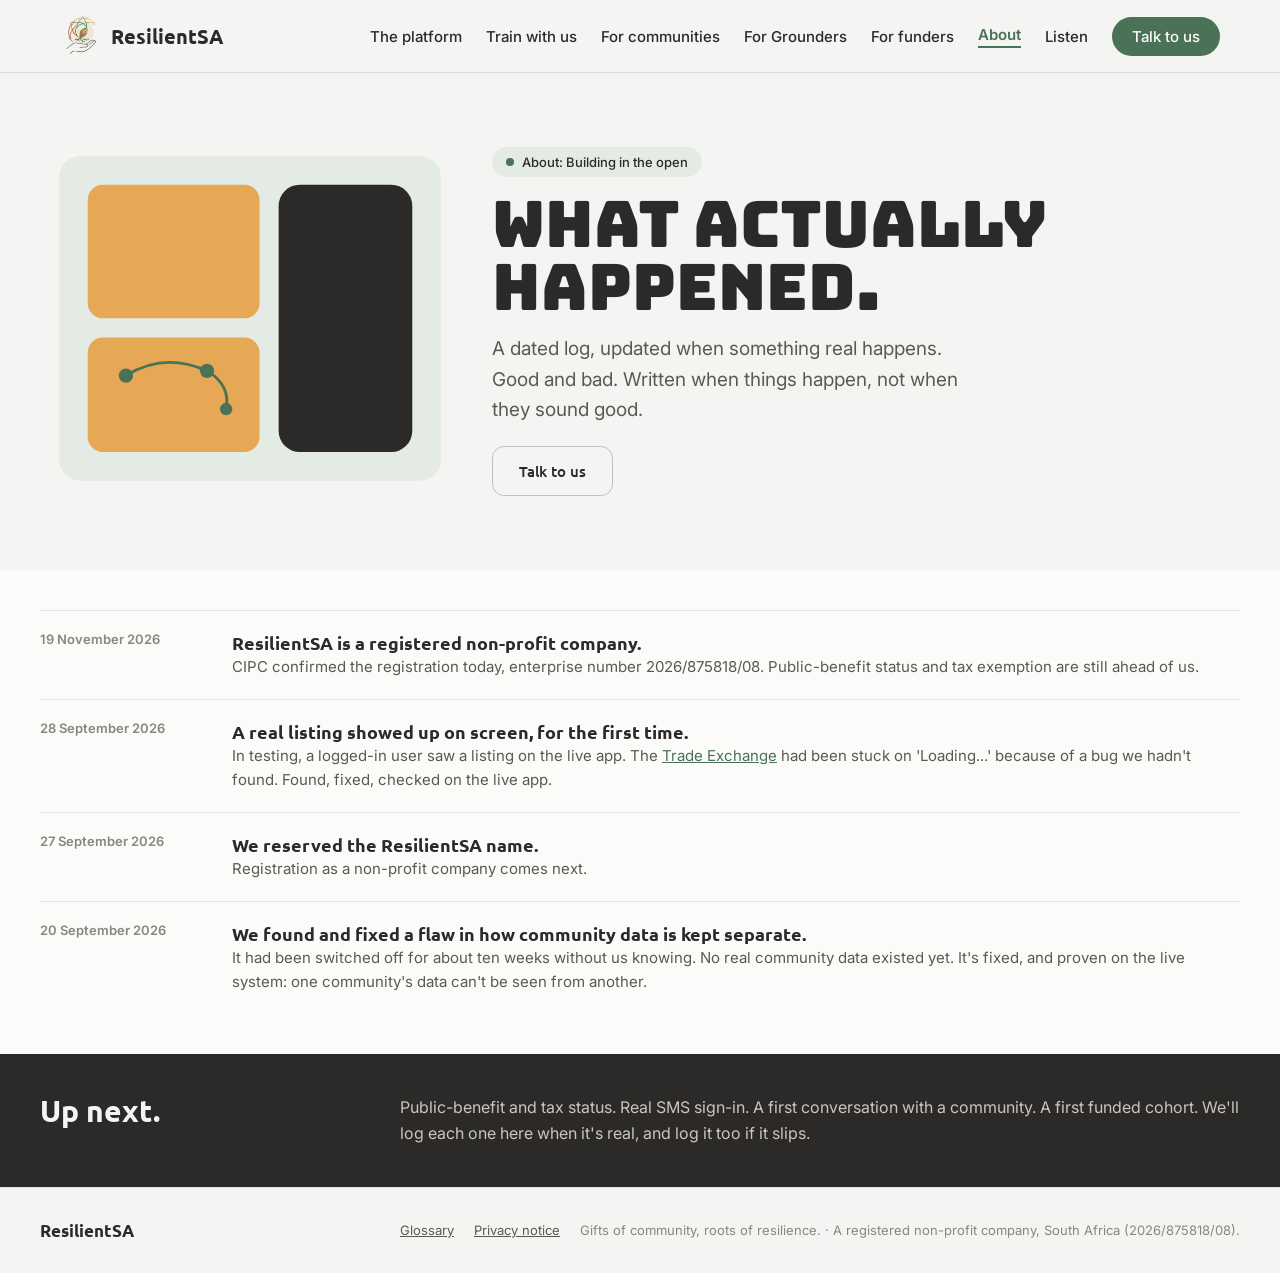
<file: progress.html>
<!doctype html>
<html lang="en">
<head>
<meta charset="utf-8">
<meta name="viewport" content="width=device-width, initial-scale=1">
<title>ResilientSA: Building in the open</title>
<meta name="description" content="ResilientSA: an Ubuntu-rooted mutual-aid platform and training programme for South African communities. Still being built, in the open.">
<link rel="icon" type="image/png" sizes="32x32" href="assets/favicon-32.png">
<link rel="icon" type="image/png" sizes="64x64" href="assets/favicon-64.png">
<link rel="stylesheet" href="https://fonts.googleapis.com/css2?family=Ubuntu:wght@500;700&family=Inter:wght@400;500;600&family=Bungee&display=swap">
<link rel="stylesheet" href="assets/styles.css">
</head>
<body>
<nav class="nav">
  <input type="checkbox" id="nav-check">
  <div class="nav-row">
    <a href="index.html" class="nav-logo"><img src="assets/logo-mark.png" alt="">ResilientSA</a>
    <div class="nav-links">
      <a href="platform.html">The platform</a>
      <a href="train.html">Train with us</a>
      <a href="communities.html">For communities</a>
      <a href="grounders.html">For Grounders</a>
      <a href="funders.html">For funders</a>
      <a href="about.html" class="active">About</a>
      <a href="listen.html">Listen</a>
      <a href="contact.html" class="nav-cta">Talk to us</a>
    </div>
    <label for="nav-check" class="nav-toggle-label nav-toggle-open">
      <span class="nav-toggle" aria-label="Open menu"></span>
    </label>
  </div>
  <div class="nav-mobile">
      <a href="platform.html">The platform</a>
      <a href="train.html">Train with us</a>
      <a href="communities.html">For communities</a>
      <a href="grounders.html">For Grounders</a>
      <a href="funders.html">For funders</a>
      <a href="about.html" class="active">About</a>
    <a href="listen.html">Listen</a>
    <a href="contact.html" class="cta">Talk to us</a>
  </div>
</nav>

<header class="hero">
  <div class="hero-inner">
    <div class="hero-art"><svg viewBox="0 0 440 380" role="presentation" aria-hidden="true">
  <rect x="20" y="20" width="400" height="340" rx="22" fill="var(--aloe-tint)"/>
  <rect x="50" y="50" width="180" height="140" rx="16" fill="var(--clay)"/>
  <rect x="250" y="50" width="140" height="280" rx="22" fill="var(--bark-900)"/>
  <rect x="50" y="210" width="180" height="120" rx="16" fill="var(--clay)"/>
  <g fill="none" stroke="var(--aloe)" stroke-width="3" stroke-linecap="round">
    <path d="M 90 250 Q 130 225 175 245"/><path d="M 175 245 Q 200 260 195 285"/>
    <circle cx="90" cy="250" r="6" fill="var(--aloe)"/><circle cx="175" cy="245" r="6" fill="var(--aloe)"/><circle cx="195" cy="285" r="5" fill="var(--aloe)"/>
  </g>
</svg></div>
    <div>
      <span class="hero-badge" style="background:var(--aloe-tint);"><span class="dot" style="background:var(--aloe);"></span>About: Building in the open</span>
      <h1>What actually happened.</h1>
      <p class="lede">A dated log, updated when something real happens. Good and bad. Written when things happen, not when they sound good.</p>
      <div class="hero-ctas"><a href="contact.html" class="btn btn-ghost">Talk to us</a></div>
    </div>
  </div>
</header>
<section class="block raised">
  <div class="block-inner">
    <div class="log-entry">
      <div class="log-date">19 November 2026</div>
      <div style="flex:1;">
        <div class="log-title">ResilientSA is a registered non-profit company.</div>
        <p>CIPC confirmed the registration today, enterprise number 2026/875818/08. Public-benefit status and tax exemption are still ahead of us.</p>
      </div>
    </div>
    <div class="log-entry">
      <div class="log-date">28 September 2026</div>
      <div style="flex:1;">
        <div class="log-title">A real listing showed up on screen, for the first time.</div>
        <p>In testing, a logged-in user saw a listing on the live app. The <a href="glossary.html#trade-exchange">Trade Exchange</a> had been stuck on 'Loading...' because of a bug we hadn't found. Found, fixed, checked on the live app.</p>
      </div>
    </div>
    <div class="log-entry">
      <div class="log-date">27 September 2026</div>
      <div style="flex:1;">
        <div class="log-title">We reserved the ResilientSA name.</div>
        <p>Registration as a non-profit company comes next.</p>
      </div>
    </div>
    <div class="log-entry">
      <div class="log-date">20 September 2026</div>
      <div style="flex:1;">
        <div class="log-title">We found and fixed a flaw in how community data is kept separate.</div>
        <p>It had been switched off for about ten weeks without us knowing. No real community data existed yet. It's fixed, and proven on the live system: one community's data can't be seen from another.</p>
      </div>
    </div>
  </div>
</section>
<section class="block dark">
  <div class="block-inner split">
    <div class="col-title"><h2>Up next.</h2></div>
    <div class="col-body"><p>Public-benefit and tax status. Real SMS sign-in. A first conversation with a community. A first funded cohort. We'll log each one here when it's real, and log it too if it slips.</p></div>
  </div>
</section>

<footer class="site">
  <div class="footer-inner">
    <div class="footer-brand">ResilientSA</div>
    <div class="footer-links">
      <a href="glossary.html">Glossary</a>
      <a href="privacy.html">Privacy notice</a>
      <span>Gifts of community, roots of resilience. &middot; A registered non-profit company, South Africa (2026/875818/08).</span>
    </div>
  </div>
</footer>

</body>
</html>
</file>
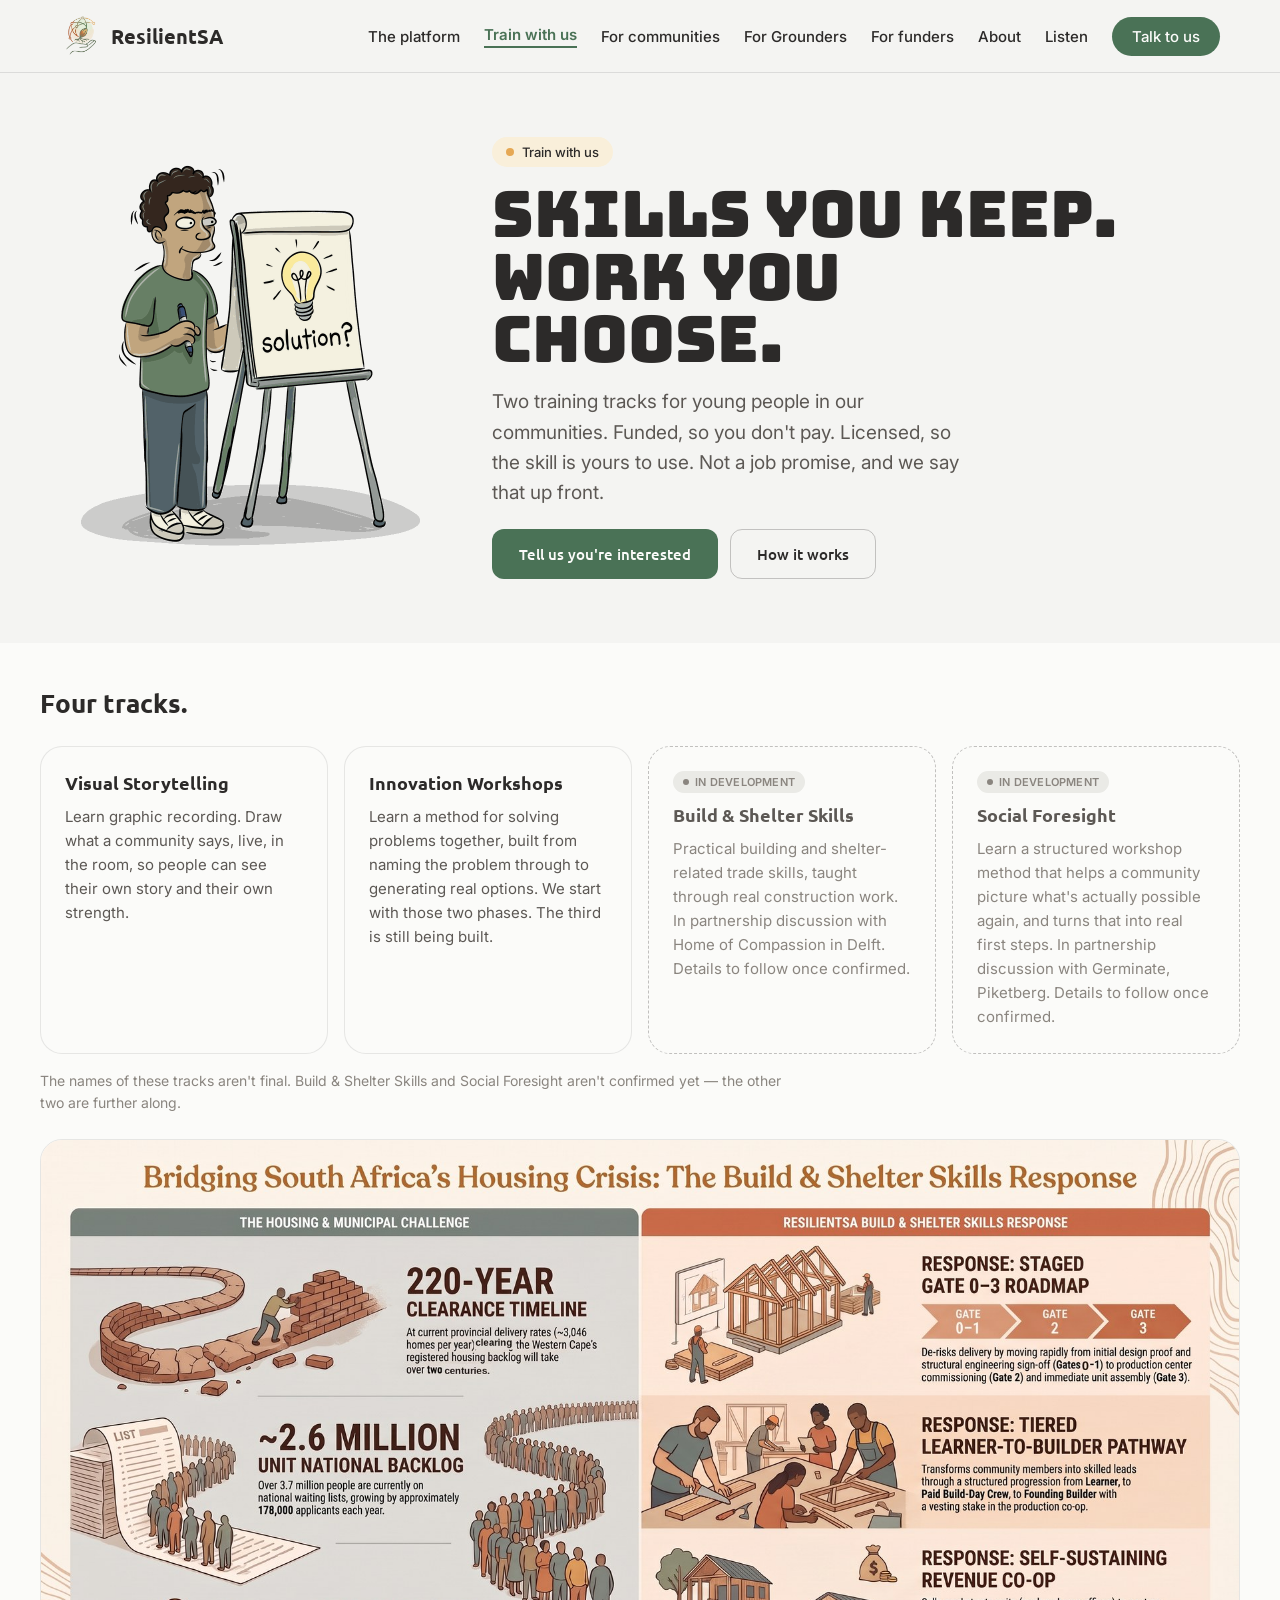
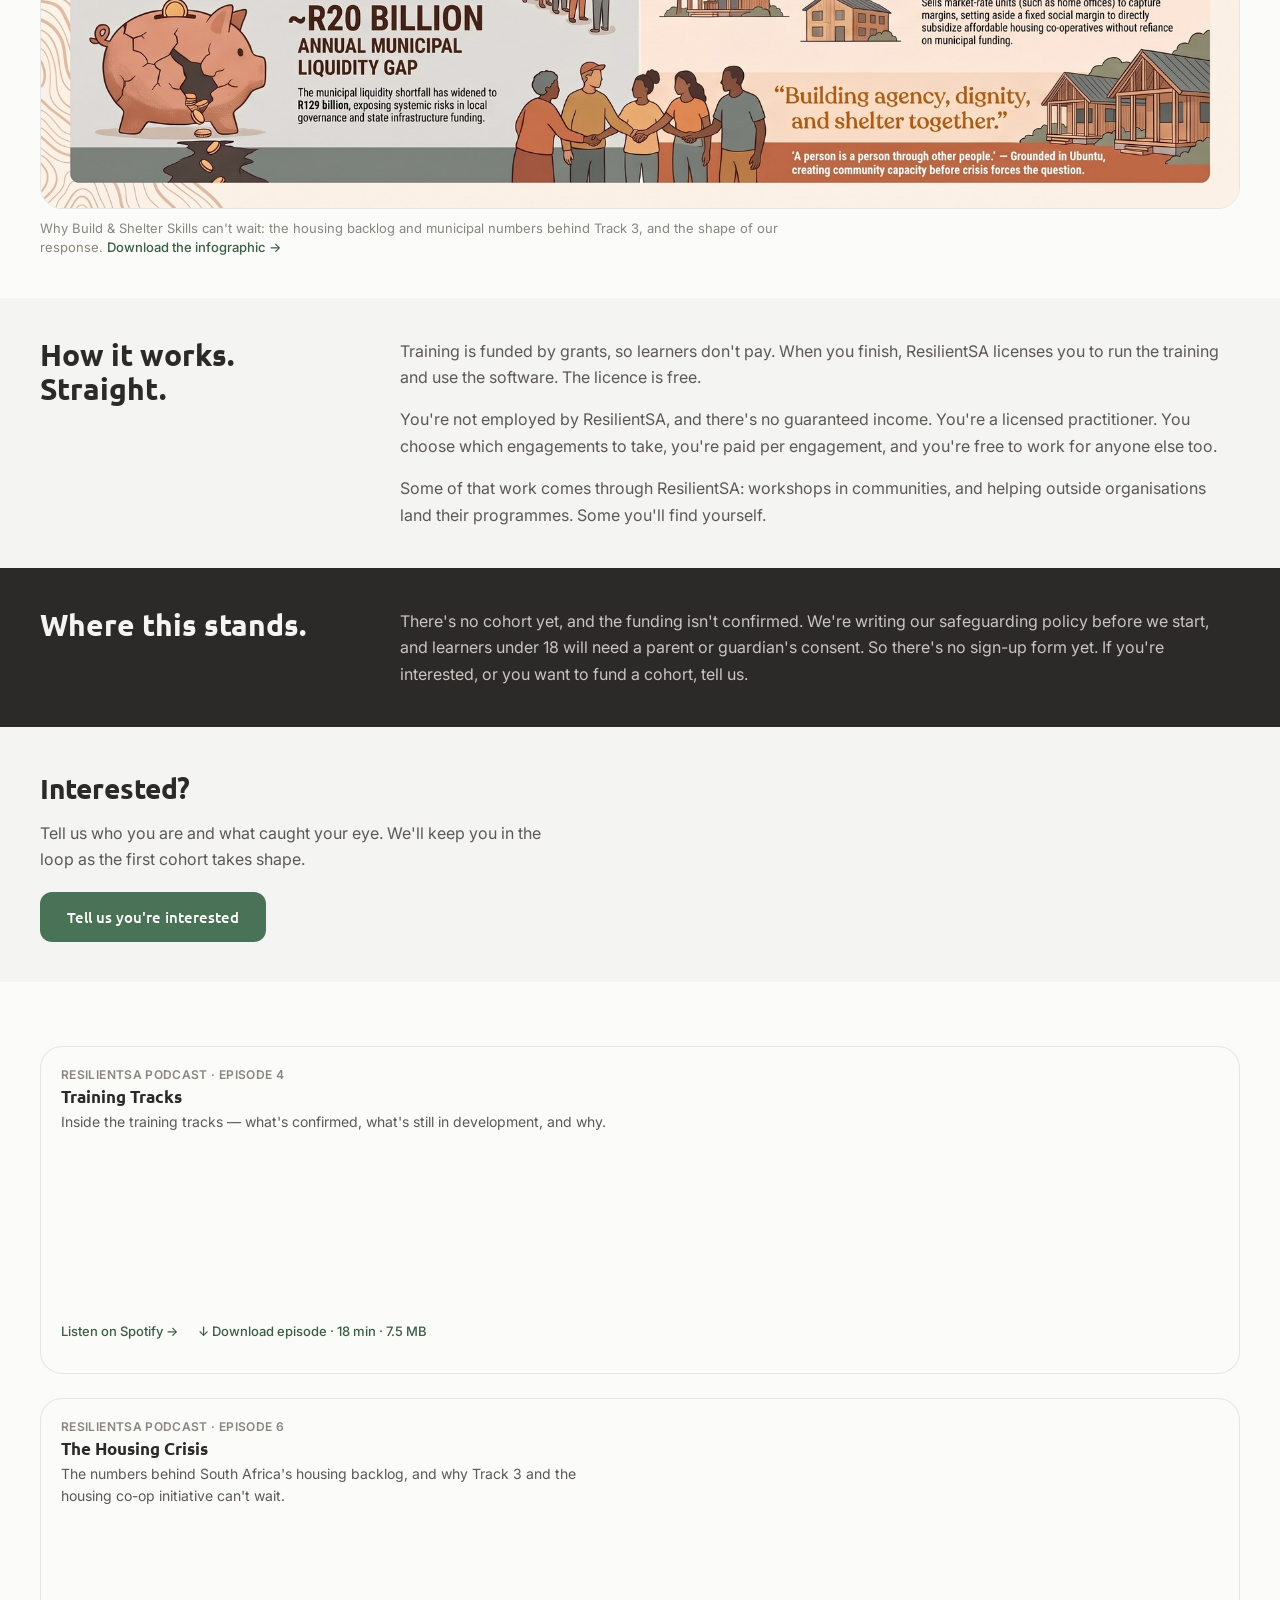
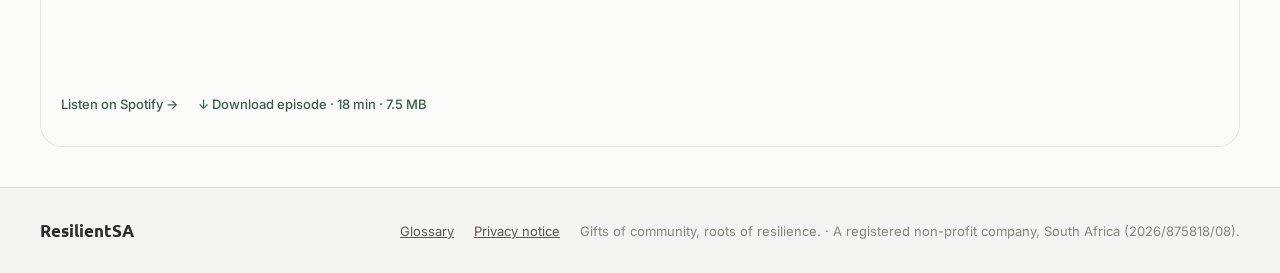
<file: train.html>
<!doctype html>
<html lang="en">
<head>
<meta charset="utf-8">
<meta name="viewport" content="width=device-width, initial-scale=1">
<title>ResilientSA: Train with us</title>
<meta name="description" content="ResilientSA: an Ubuntu-rooted mutual-aid platform and training programme for South African communities. Still being built, in the open.">
<link rel="icon" type="image/png" sizes="32x32" href="assets/favicon-32.png">
<link rel="icon" type="image/png" sizes="64x64" href="assets/favicon-64.png">
<link rel="stylesheet" href="https://fonts.googleapis.com/css2?family=Ubuntu:wght@500;700&family=Inter:wght@400;500;600&family=Bungee&display=swap">
<link rel="stylesheet" href="assets/styles.css">
</head>
<body>
<nav class="nav">
  <input type="checkbox" id="nav-check">
  <div class="nav-row">
    <a href="index.html" class="nav-logo"><img src="assets/logo-mark.png" alt="">ResilientSA</a>
    <div class="nav-links">
      <a href="platform.html">The platform</a>
      <a href="train.html" class="active">Train with us</a>
      <a href="communities.html">For communities</a>
      <a href="grounders.html">For Grounders</a>
      <a href="funders.html">For funders</a>
      <a href="about.html">About</a>
      <a href="listen.html">Listen</a>
      <a href="contact.html" class="nav-cta">Talk to us</a>
    </div>
    <label for="nav-check" class="nav-toggle-label nav-toggle-open">
      <span class="nav-toggle" aria-label="Open menu"></span>
    </label>
  </div>
  <div class="nav-mobile">
      <a href="platform.html">The platform</a>
      <a href="train.html" class="active">Train with us</a>
      <a href="communities.html">For communities</a>
      <a href="grounders.html">For Grounders</a>
      <a href="funders.html">For funders</a>
      <a href="about.html">About</a>
    <a href="listen.html">Listen</a>
    <a href="contact.html" class="cta">Talk to us</a>
  </div>
</nav>

<header class="hero">
  <div class="hero-inner">
    <div class="hero-art"><img src="assets/train-hero.png" alt="An illustration of a facilitator standing at a flip chart with a lit lightbulb and the word solution written on it." style="width:100%;height:auto;"></div>
    <div>
      <span class="hero-badge" style="background:var(--clay-tint);"><span class="dot" style="background:var(--clay);"></span>Train with us</span>
      <h1>Skills you keep. Work you choose.</h1>
      <p class="lede">Two training tracks for young people in our communities. Funded, so you don't pay. Licensed, so the skill is yours to use. Not a job promise, and we say that up front.</p>
      <div class="hero-ctas"><a href="contact.html" class="btn btn-primary">Tell us you're interested</a><a href="#how" class="btn btn-ghost">How it works</a></div>
    </div>
  </div>
</header>
<section class="block raised">
  <div class="block-inner">
    <h2 style="font-size:26px;">Four tracks.</h2>
    <div class="cards"><div class="card bg-raised"><div class="card-title">Visual Storytelling</div><p>Learn graphic recording. Draw what a community says, live, in the room, so people can see their own story and their own strength.</p></div><div class="card bg-raised"><div class="card-title">Innovation Workshops</div><p>Learn a method for solving problems together, built from naming the problem through to generating real options. We start with those two phases. The third is still being built.</p></div><div class="card pending"><span class="card-badge"><span class="dot"></span>In development</span><div class="card-title">Build &amp; Shelter Skills</div><p>Practical building and shelter-related trade skills, taught through real construction work. In partnership discussion with Home of Compassion in Delft. Details to follow once confirmed.</p></div><div class="card pending"><span class="card-badge"><span class="dot"></span>In development</span><div class="card-title">Social Foresight</div><p>Learn a structured workshop method that helps a community picture what's actually possible again, and turns that into real first steps. In partnership discussion with Germinate, Piketberg. Details to follow once confirmed.</p></div></div>
    <p style="margin-top:var(--space-4);font:400 14px/1.6 var(--font-body);color:var(--bark-400);max-width:760px;">The names of these tracks aren't final. Build &amp; Shelter Skills and Social Foresight aren't confirmed yet — the other two are further along.</p>
    <div class="infographic-block">
      <img src="assets/track3-housing-crisis-infographic.jpg" alt="Infographic: South Africa's housing and municipal crisis in numbers, and ResilientSA's Build &amp; Shelter Skills response — a staged Gate 0–3 roadmap, a tiered learner-to-builder pathway, and a self-sustaining revenue co-op.">
      <p class="infographic-caption">Why Build &amp; Shelter Skills can't wait: the housing backlog and municipal numbers behind Track 3, and the shape of our response. <a href="assets/track3-housing-crisis-infographic-full.png" download class="podcast-embed-fallback">Download the infographic &rarr;</a></p>
    </div>
  </div>
</section>
<section class="block" id="how">
  <div class="block-inner split">
    <div class="col-title"><h2>How it works. Straight.</h2></div>
    <div class="col-body"><p>Training is funded by grants, so learners don't pay. When you finish, ResilientSA licenses you to run the training and use the software. The licence is free.</p><p>You're not employed by ResilientSA, and there's no guaranteed income. You're a licensed practitioner. You choose which engagements to take, you're paid per engagement, and you're free to work for anyone else too.</p><p>Some of that work comes through ResilientSA: workshops in communities, and helping outside organisations land their programmes. Some you'll find yourself.</p></div>
  </div>
</section>
<section class="block dark">
  <div class="block-inner split">
    <div class="col-title"><h2>Where this stands.</h2></div>
    <div class="col-body"><p>There's no cohort yet, and the funding isn't confirmed. We're writing our safeguarding policy before we start, and learners under 18 will need a parent or guardian's consent. So there's no sign-up form yet. If you're interested, or you want to fund a cohort, tell us.</p></div>
  </div>
</section>
<section class="block">
  <div class="block-inner">
    <h2 style="font-size:28px;max-width:640px;">Interested?</h2>
    <p style="max-width:520px;margin:var(--space-3) 0 var(--space-5);font:400 16px/1.6 var(--font-body);color:var(--bark-600);">Tell us who you are and what caught your eye. We'll keep you in the loop as the first cohort takes shape.</p>
    <div class="hero-ctas"><a href="contact.html" class="btn btn-primary">Tell us you're interested</a></div>
  </div>
</section>

<section class="block raised">
  <div class="block-inner">
    <div class="podcast-embed">
      <div class="podcast-embed-head">
        <span class="podcast-embed-eyebrow">ResilientSA Podcast · Episode 4</span>
        <div class="podcast-embed-title">Training Tracks</div>
        <p class="podcast-embed-desc">Inside the training tracks — what's confirmed, what's still in development, and why.</p>
      </div>
      <iframe src="https://open.spotify.com/embed/episode/0jMmJzGPOR6yjV1MS4KsIV?utm_source=generator" height="152" allow="autoplay; clipboard-write; encrypted-media; fullscreen; picture-in-picture" loading="lazy"></iframe>
      <div class="podcast-embed-actions"><a class="podcast-embed-fallback" href="listen.html">Listen on Spotify &rarr;</a><a class="podcast-embed-download" href="assets/audio/resilientsa-s1-e4.mp3" download>&darr; Download episode &middot; 18 min &middot; 7.5 MB</a></div>
    </div>
    <div class="podcast-embed">
      <div class="podcast-embed-head">
        <span class="podcast-embed-eyebrow">ResilientSA Podcast · Episode 6</span>
        <div class="podcast-embed-title">The Housing Crisis</div>
        <p class="podcast-embed-desc">The numbers behind South Africa's housing backlog, and why Track 3 and the housing co-op initiative can't wait.</p>
      </div>
      <iframe src="https://open.spotify.com/embed/episode/11u2LnwQwr7ePk8DflGpau?utm_source=generator" height="152" allow="autoplay; clipboard-write; encrypted-media; fullscreen; picture-in-picture" loading="lazy"></iframe>
      <div class="podcast-embed-actions"><a class="podcast-embed-fallback" href="listen.html">Listen on Spotify &rarr;</a><a class="podcast-embed-download" href="assets/audio/resilientsa-s1-e6.mp3" download>&darr; Download episode &middot; 18 min &middot; 7.5 MB</a></div>
    </div>
  </div>
</section>

<footer class="site">
  <div class="footer-inner">
    <div class="footer-brand">ResilientSA</div>
    <div class="footer-links">
      <a href="glossary.html">Glossary</a>
      <a href="privacy.html">Privacy notice</a>
      <span>Gifts of community, roots of resilience. &middot; A registered non-profit company, South Africa (2026/875818/08).</span>
    </div>
  </div>
</footer>

</body>
</html>
</file>
<file: assets/styles.css>
/* ResilientSA: Living Soil design system, as real CSS custom properties */
:root {
  --bark-900: #2C2A29;
  --bark-700: #47433F;
  --bark-600: #5C5854;
  --bark-400: #8A857F;
  --bark-200: #C9C6C1;
  --canvas: #F4F4F2;
  --canvas-raised: #FBFBF9;
  --canvas-sunk: #EAEAE6;
  --aloe: #4A7256;
  --aloe-deep: #3B5D46;
  --aloe-tint: #E4EBE5;
  --ochre: #C85A3C;
  --ochre-tint: #F5E3DC;
  --clay: #E6A854;
  --clay-deep: #C98A3A;
  --clay-tint: #F9EFDA;
  --rain: #3D6B8C;
  --rain-tint: #E0E8ED;
  --protea: #B24C63;
  --protea-tint: #F3E1E6;
  --indigo: #5E5A8C;
  --indigo-tint: #E7E5F0;

  --font-display: 'Ubuntu', system-ui, sans-serif;
  --font-body: 'Inter', system-ui, sans-serif;
  --font-street: 'Bungee', system-ui, sans-serif;

  --space-2: 8px; --space-3: 12px; --space-4: 16px; --space-5: 20px;
  --space-6: 24px; --space-8: 32px; --space-10: 40px; --space-12: 48px; --space-16: 64px;
  --radius-md: 12px; --radius-lg: 16px; --radius-xl: 22px; --radius-pill: 999px;
  --max: 1200px;
}

* { box-sizing: border-box; }
html { scroll-behavior: smooth; }
body {
  margin: 0;
  background: var(--canvas);
  color: var(--bark-900);
  font-family: var(--font-body);
  line-height: 1.5;
}
a { color: var(--aloe); }
a:hover { color: var(--aloe-deep); }
img { max-width: 100%; display: block; }
h1, h2, h3 { font-family: var(--font-display); margin: 0; color: var(--bark-900); }
p { margin: 0; }
.wrap { max-width: var(--max); margin: 0 auto; padding-left: var(--space-5); padding-right: var(--space-5); }

/* ---------- Nav ---------- */
.nav {
  position: sticky; top: 0; z-index: 50;
  background: var(--canvas); border-bottom: 1px solid rgba(44,42,41,0.12);
}
.nav-row {
  max-width: var(--max); margin: 0 auto; padding: 0 var(--space-5);
  height: 72px; display: flex; align-items: center; justify-content: space-between;
}
.nav-logo { font: 700 20px var(--font-display); color: var(--bark-900); text-decoration: none; display: flex; align-items: center; gap: 9px; }
.nav-logo img { width: 42px; height: 42px; display: block; }
.nav-links { display: none; align-items: center; gap: var(--space-6); }
.nav-links a { font: 500 15px var(--font-body); text-decoration: none; color: var(--bark-900); }
.nav-links a.active { color: var(--aloe); font-weight: 600; border-bottom: 2px solid var(--aloe); padding-bottom: 2px; }
.nav-cta {
  font: 500 15px var(--font-body) !important; color: var(--canvas-raised) !important;
  background: var(--aloe); padding: 10px 20px; border-radius: var(--radius-pill);
}
.nav-toggle { display: block; background: none; border: none; cursor: pointer; padding: 8px; }
.nav-toggle span, .nav-toggle::before, .nav-toggle::after { content: ''; display: block; width: 22px; height: 2px; background: var(--bark-900); margin: 5px 0; }
#nav-check { display: none; }
.nav-mobile {
  display: none; flex-direction: column; padding: var(--space-4) var(--space-5) var(--space-6);
  border-top: 1px solid rgba(44,42,41,0.12); gap: var(--space-2);
}
#nav-check:checked ~ .nav-mobile { display: flex; }
#nav-check:checked ~ .nav-row .nav-toggle-open { display: none; }
.nav-mobile a {
  font: 500 16px var(--font-body); text-decoration: none; color: var(--bark-900);
  padding: 12px 4px; border-bottom: 1px solid rgba(44,42,41,0.08);
}
.nav-mobile a.cta {
  margin-top: var(--space-3); text-align: center; color: var(--canvas-raised);
  background: var(--aloe); border: none; border-radius: var(--radius-md); padding: 14px;
}
@media (min-width: 900px) {
  .nav-links { display: flex; }
  .nav-toggle-label { display: none; }
  .nav-mobile { display: none !important; }
}

/* ---------- Hero ---------- */
.hero { padding: var(--space-10) var(--space-5) var(--space-8); }
.hero-inner { max-width: var(--max); margin: 0 auto; display: flex; flex-direction: column-reverse; gap: var(--space-8); align-items: center; }
.hero-badge {
  display: inline-flex; align-items: center; gap: 8px; padding: 7px 14px;
  border-radius: var(--radius-pill); font: 500 13px var(--font-body); align-self: flex-start;
}
.hero-badge .dot { width: 8px; height: 8px; border-radius: 50%; }
.hero h1 { font: 400 40px/0.98 var(--font-street); margin: var(--space-4) 0; max-width: 640px; }
.hero p.lede { font: 400 17px/1.6 var(--font-body); color: var(--bark-600); max-width: 480px; margin-bottom: var(--space-5); }
.hero-ctas { display: flex; flex-wrap: wrap; gap: var(--space-3); }
.btn {
  font: 500 15px var(--font-display); text-decoration: none; padding: 14px 26px;
  border-radius: var(--radius-md); display: inline-block; border: 1px solid transparent; cursor: pointer;
}
.btn-primary { background: var(--aloe); color: var(--canvas-raised); }
.btn-clay { background: var(--clay); color: var(--bark-900); }
.btn-ghost { background: transparent; color: var(--bark-900); border-color: rgba(44,42,41,0.25); }
.hero-art { width: 100%; max-width: 420px; }
@media (min-width: 900px) {
  .hero { padding: var(--space-16) var(--space-5); }
  .hero-inner { flex-direction: row; align-items: center; }
  .hero h1 { font-size: 64px; }
  .hero p.lede { font-size: 19px; }
}

/* ---------- Photo hero (About) ---------- */
.photo-hero { position: relative; width: 100%; min-height: 380px; overflow: hidden; }
.photo-hero img { width: 100%; height: 100%; object-fit: cover; position: absolute; inset: 0; }
.photo-hero-content {
  position: relative; z-index: 1; max-width: var(--max); margin: 0 auto;
  padding: var(--space-12) var(--space-5); display: flex; flex-direction: column; gap: var(--space-4);
  min-height: 380px; justify-content: center;
}
.photo-hero h1 { color: var(--canvas); font-size: 42px; max-width: 560px; }
.photo-hero p.lede { color: #E0E0DC; }
.photo-credit { position: absolute; right: 14px; bottom: 10px; z-index: 1; font: 400 10px var(--font-body); color: rgba(244,244,242,0.6); }
@media (min-width: 900px) { .photo-hero h1 { font-size: 56px; } }

/* ---------- Sections ---------- */
section.block { padding: var(--space-10) var(--space-5); }
section.block.raised { background: var(--canvas-raised); }
section.block.dark { background: var(--bark-900); color: var(--canvas); }
section.block.dark h2 { color: var(--canvas); }
section.block.dark p { color: var(--bark-200); }
.block-inner { max-width: var(--max); margin: 0 auto; }
.split { display: flex; flex-direction: column; gap: var(--space-6); }
.split h2 { font-size: 26px; line-height: 1.15; margin-bottom: var(--space-2); }
.split .col-body { display: flex; flex-direction: column; gap: var(--space-4); }
.split .col-body p { font: 400 16px/1.65 var(--font-body); color: var(--bark-600); }
section.block.dark .split .col-body p { color: var(--bark-200); }
@media (min-width: 860px) {
  .split { flex-direction: row; gap: var(--space-10); }
  .split .col-title { flex: 0 0 320px; }
  .split .col-body { flex: 1; }
  .split h2 { font-size: 30px; }
}

.cards { display: flex; flex-direction: column; gap: var(--space-4); margin-top: var(--space-6); }
.card {
  padding: var(--space-6); border-radius: var(--radius-xl); display: flex; flex-direction: column; gap: 10px;
}
.card.bg-raised { background: var(--canvas-raised); border: 1px solid rgba(44,42,41,0.1); }
.card.bg-aloe { background: var(--aloe); }
.card.bg-aloe .card-title, .card.bg-aloe p { color: var(--canvas); }
.card.bg-ink { background: var(--bark-900); }
.card.bg-ink .card-title, .card.bg-ink p { color: var(--canvas); }
.card.bg-clay { background: var(--clay); }
.card.pending { border: 1.5px dashed rgba(44,42,41,0.28); background: transparent; }
.card.pending .card-title { color: var(--bark-600); }
.card.pending p { color: var(--bark-400); }
.card-title { font: 700 18px var(--font-display); color: var(--bark-900); }
.card p { font: 400 15px/1.6 var(--font-body); color: var(--bark-600); }
.card-badge {
  display: inline-flex; align-items: center; gap: 6px; padding: 4px 10px; border-radius: var(--radius-pill);
  font: 600 11px var(--font-body); letter-spacing: 0.02em; text-transform: uppercase; align-self: flex-start;
  background: var(--canvas-sunk); color: var(--bark-400);
}
.card-badge .dot { width: 6px; height: 6px; border-radius: 50%; background: var(--bark-400); }
@media (min-width: 860px) { .cards { flex-direction: row; } .cards .card { flex: 1; } }

/* ---------- Podcast embed ---------- */
.podcast-embed {
  background: var(--canvas-raised); border: 1px solid rgba(44,42,41,0.1); border-radius: var(--radius-xl);
  padding: var(--space-5); display: flex; flex-direction: column; gap: var(--space-3); margin-top: var(--space-6);
}
.podcast-embed-head { display: flex; flex-direction: column; gap: 4px; }
.podcast-embed-eyebrow { font: 600 12px var(--font-body); letter-spacing: 0.03em; text-transform: uppercase; color: var(--bark-400); }
.podcast-embed-title { font: 700 17px var(--font-display); color: var(--bark-900); }
.podcast-embed-desc { font: 400 14px/1.55 var(--font-body); color: var(--bark-600); max-width: 560px; }
.podcast-embed iframe { width: 100%; border: none; border-radius: var(--radius-md); }
.podcast-embed-fallback { font: 500 13px var(--font-body); color: var(--aloe-deep); text-decoration: none; }
.podcast-embed-actions { display: flex; flex-wrap: wrap; gap: 8px 20px; align-items: center; }
.podcast-embed-download { font: 500 13px var(--font-body); color: var(--aloe-deep); text-decoration: none; display: inline-flex; align-items: center; min-height: 44px; }
.podcast-embed-download:hover, .podcast-embed-fallback:hover { text-decoration: underline; }
.podcast-embed-placeholder {
  display: flex; align-items: center; justify-content: center; height: 72px;
  border: 1.5px dashed rgba(44,42,41,0.28); border-radius: var(--radius-md);
  font: 500 13px var(--font-body); color: var(--bark-400);
}
.podcast-hub-list { display: flex; flex-direction: column; gap: var(--space-6); margin-top: var(--space-6); }

/* ---------- Infographic block ---------- */
.infographic-block { margin-top: var(--space-6); }
.infographic-block img {
  width: 100%; height: auto; border-radius: var(--radius-xl); border: 1px solid rgba(44,42,41,0.1);
  display: block;
}
.infographic-caption { font: 400 13px/1.5 var(--font-body); color: var(--bark-400); margin-top: 10px; max-width: 760px; }

.pillars { display: flex; flex-wrap: wrap; gap: 10px; margin-top: var(--space-4); }
.pillar {
  display: inline-flex; align-items: center; gap: 8px; padding: 7px 13px;
  border-radius: var(--radius-pill); font: 500 14px var(--font-body); color: var(--bark-900);
}
.pillar-icon { width: 15px; height: 15px; flex-shrink: 0; }

.paths { display: flex; flex-direction: column; gap: var(--space-4); margin-top: var(--space-6); }
.path-card {
  padding: var(--space-6); border-radius: var(--radius-xl); text-decoration: none;
  display: flex; flex-direction: column; gap: 10px; min-height: 180px;
}
.path-card .title { font: 700 21px var(--font-display); }
.path-card .cta { margin-top: auto; font: 600 14px var(--font-body); }
@media (min-width: 860px) { .paths { flex-direction: row; } .path-card { flex: 1; } }

.steps { display: flex; flex-direction: column; gap: var(--space-4); margin-top: var(--space-6); }
.step { padding: var(--space-5); border-radius: var(--radius-xl); background: var(--canvas-raised); border: 1px solid rgba(44,42,41,0.1); display: flex; flex-direction: column; gap: 8px; }
.step .num { font: 700 22px var(--font-display); color: var(--ochre); }
.step .title { font: 700 16px var(--font-display); }
.step p { font: 400 14px/1.6 var(--font-body); color: var(--bark-600); }
@media (min-width: 860px) { .steps { flex-direction: row; } .step { flex: 1; } }

.status-grid { display: flex; flex-direction: column; gap: var(--space-4); margin-top: var(--space-6); }
.status-col { flex: 1; padding: var(--space-6); border-radius: var(--radius-xl); }
.status-col.live { background: var(--canvas-raised); border: 1px solid rgba(44,42,41,0.1); }
.status-col.pending { border: 1.5px dashed rgba(44,42,41,0.28); }
.status-col h3 { font: 700 18px var(--font-display); margin-bottom: var(--space-4); }
.status-col.live h3 { color: var(--aloe); }
.status-col ul { margin: 0; padding-left: 20px; }
.status-col li { font: 400 15px/1.55 var(--font-body); color: var(--bark-600); margin-bottom: 8px; }
@media (min-width: 860px) { .status-grid { flex-direction: row; } }

.log-entry { display: flex; flex-direction: column; gap: 6px; padding: var(--space-5) 0; border-top: 1px solid rgba(44,42,41,0.12); }
.log-date { font: 600 13px var(--font-body); color: var(--bark-400); }
.log-title { font: 700 18px var(--font-display); }
.log-entry p { font: 400 15px/1.6 var(--font-body); color: var(--bark-600); }
@media (min-width: 860px) { .log-entry { flex-direction: row; gap: var(--space-8); } .log-date { flex: 0 0 160px; } }

.priv-row { display: flex; flex-direction: column; gap: 6px; padding: var(--space-5) 0; border-top: 1px solid rgba(44,42,41,0.12); }
.priv-row h3 { font: 700 16px var(--font-display); }
.priv-row p { font: 400 15px/1.6 var(--font-body); color: var(--bark-600); }
@media (min-width: 860px) { .priv-row { flex-direction: row; gap: var(--space-8); } .priv-row h3 { flex: 0 0 240px; } }

/* ---------- Form ---------- */
.form-card { background: var(--canvas-raised); border: 1px solid rgba(44,42,41,0.1); border-radius: var(--radius-xl); padding: var(--space-6); display: flex; flex-direction: column; gap: var(--space-5); }
.chips { display: flex; flex-wrap: wrap; gap: 8px; }
.chip { padding: 9px 16px; border-radius: var(--radius-pill); background: var(--canvas-raised); border: 1px solid rgba(44,42,41,0.22); font: 500 14px var(--font-body); color: var(--bark-900); cursor: pointer; }
.chip input { position: absolute; opacity: 0; pointer-events: none; }
.chip:has(input:checked) { background: var(--aloe); color: var(--canvas-raised); border-color: var(--aloe); }
label.field { display: flex; flex-direction: column; gap: 8px; font: 600 13px var(--font-body); color: var(--bark-900); }
input[type=text], input[type=email], textarea {
  width: 100%; box-sizing: border-box; padding: 13px 15px; border: 1px solid rgba(44,42,41,0.22);
  border-radius: var(--radius-md); background: var(--canvas-raised); font: 400 15px var(--font-body); color: var(--bark-900);
}
textarea { min-height: 110px; resize: vertical; }
.form-note { font: 400 13px/1.6 var(--font-body); color: var(--bark-600); }

/* ---------- Footer ---------- */
footer.site {
  border-top: 1px solid rgba(44,42,41,0.12); padding: var(--space-8) var(--space-5);
}
.footer-inner {
  max-width: var(--max); margin: 0 auto; display: flex; flex-direction: column; gap: var(--space-3);
}
.footer-brand { font: 700 17px var(--font-display); }
.footer-links { display: flex; gap: var(--space-5); align-items: center; flex-wrap: wrap; font: 400 13px var(--font-body); color: var(--bark-400); }
.footer-links a { color: var(--bark-600); }
@media (min-width: 860px) { .footer-inner { flex-direction: row; justify-content: space-between; } }

/* ---------- Utility ---------- */
.draft-badge { display: inline-flex; padding: 7px 14px; border-radius: var(--radius-pill); background: var(--clay-tint); font: 600 12px var(--font-body); color: var(--bark-900); margin-bottom: var(--space-4); }
</file>
